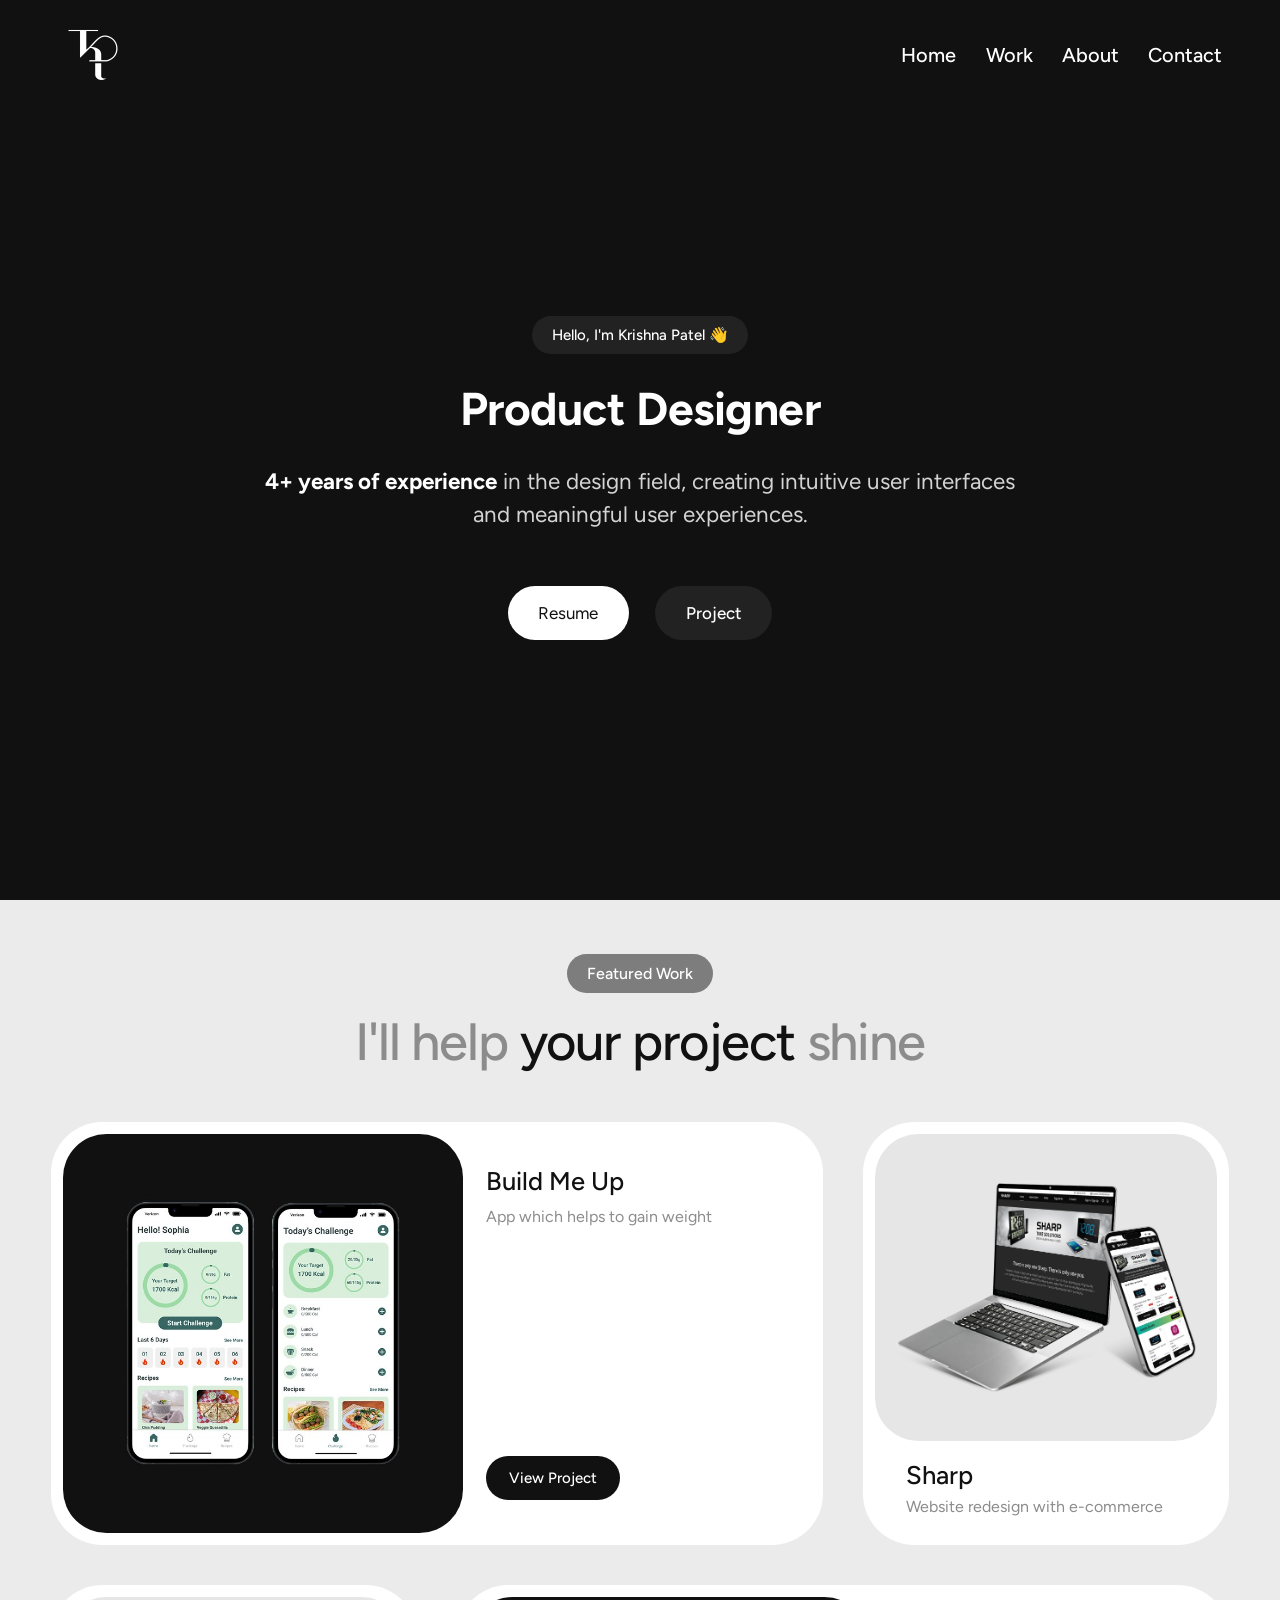
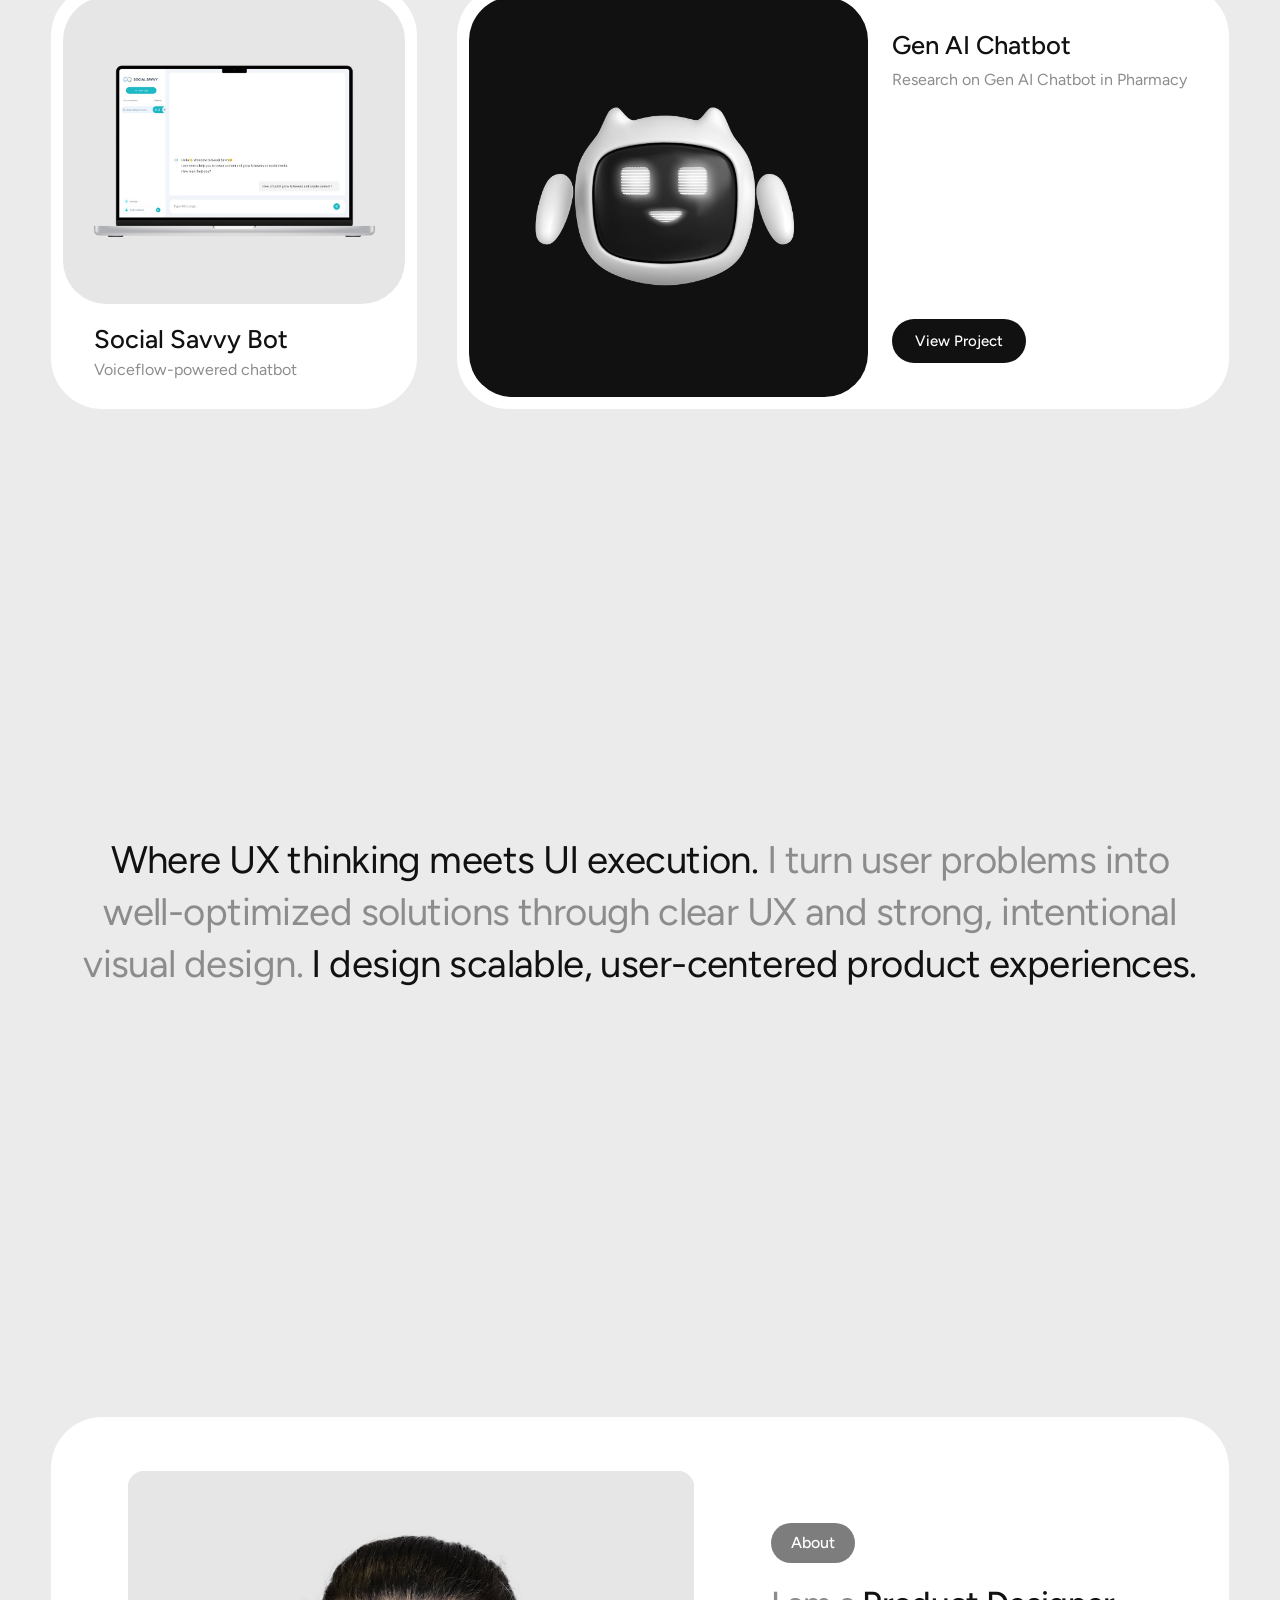
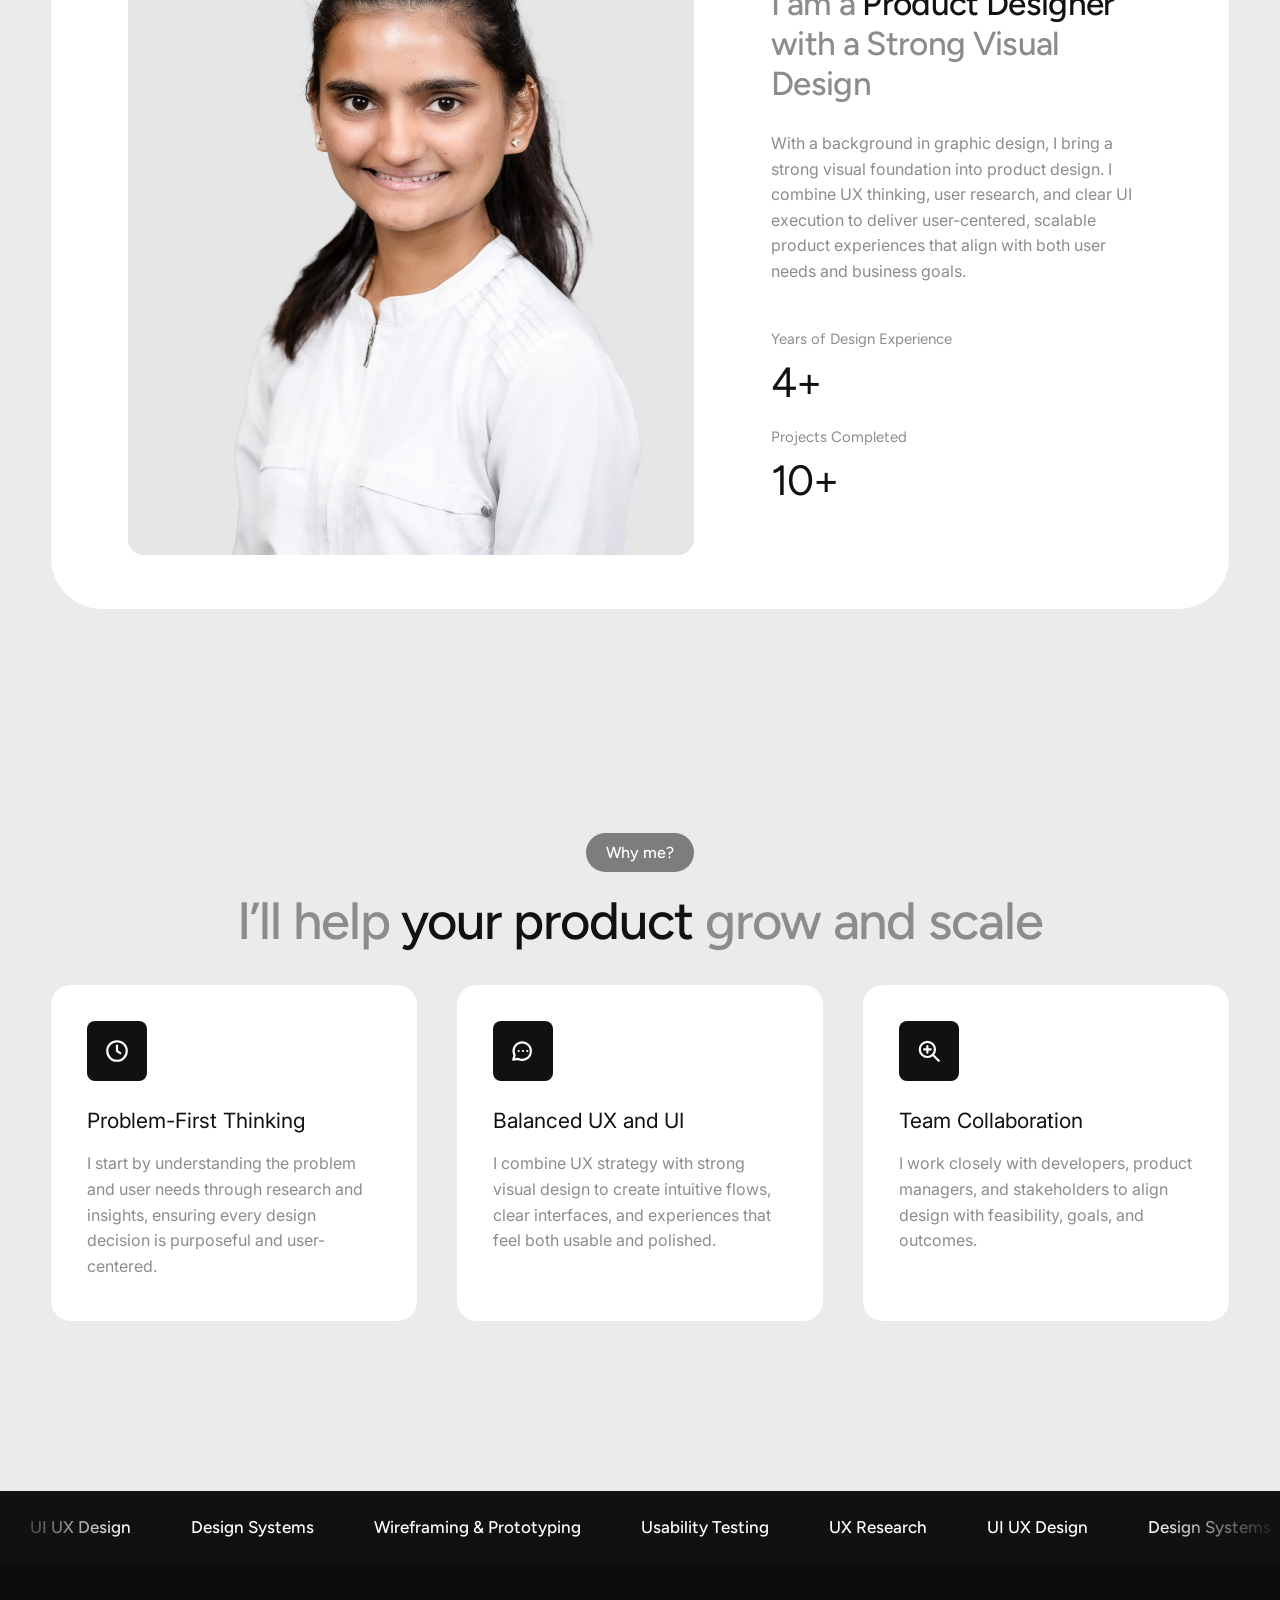
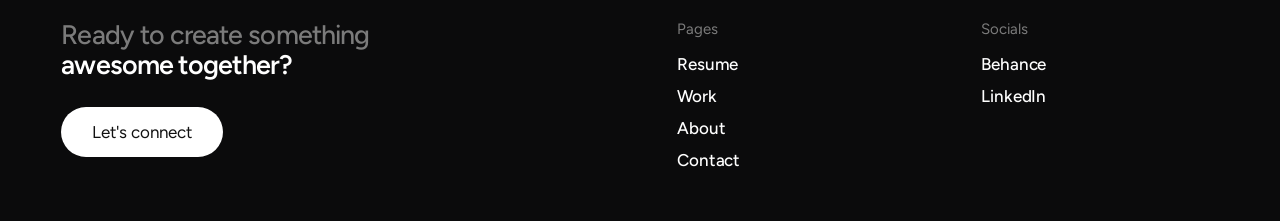
<file: index.html>
<!DOCTYPE html>
<html lang="en">
<head>
  <meta charset="UTF-8" />
  <meta name="viewport" content="width=device-width, initial-scale=1" />
  <title>Krishna Patel — Product Designer</title>
  <meta name="description" content="Krishna Patel, Product Designer." />
  <link rel="preconnect" href="https://fonts.googleapis.com" />
  <link rel="preconnect" href="https://fonts.gstatic.com" crossorigin />
  <link href="https://fonts.googleapis.com/css2?family=Figtree:wght@400;500;600;700&family=Inter:wght@400;500&display=swap" rel="stylesheet" />
  <link rel="stylesheet" href="styles.css" />
</head>
<body>

  <!--
    ASSET PLACEHOLDERS
    Every image sits inside a .media box that shows its placeholder label.
    Drop the real file at the path in the <img src> and it appears automatically.
    Links marked data-todo="..." still point to "#" and need the real URL.
  -->

  <!-- ============ HERO ============ -->
  <header class="hero fold" id="home">
    <nav class="nav">
      <a class="nav__logo media media--logo" href="#home" data-label="LOGO" aria-label="Krishna Patel — Home">
        <img src="assets/images/logo.png" alt="Krishna Patel logo" onerror="this.remove()" />
      </a>

      <button class="nav__toggle" aria-label="Open menu" aria-expanded="false" aria-controls="nav-links">
        <span></span><span></span>
      </button>

      <ul class="nav__links" id="nav-links">
        <li><a href="#home">Home</a></li>
        <li><a href="work.html">Work</a></li>
        <li><a href="about.html">About</a></li>
        <li><a href="contact.html">Contact</a></li>
      </ul>
    </nav>

    <div class="hero__content">
      <span class="pill pill--dark">Hello, I'm Krishna Patel 👋</span>
      <h1 class="hero__title">Product Designer</h1>
      <p class="hero__lede">
        <strong>4+ years of experience</strong> in the design field, creating
        intuitive user interfaces and meaningful user experiences.
      </p>
      <div class="hero__actions">
        <a class="btn btn--light" href="assets/Resume%20Pdf/Krishna_Patel_Product_Designer.pdf" target="_blank" rel="noopener">Resume</a>
        <a class="btn btn--dark" href="#work">Project</a>
      </div>
    </div>
  </header>

  <main class="content">

    <!-- ============ FEATURED WORK ============ -->
    <section class="section work" id="work">
      <div class="work__fold">
      <div class="section__head">
        <span class="pill">Featured Work</span>
        <h2 class="display">
          <span class="muted">I'll help</span> your project <span class="muted">shine</span>
        </h2>
      </div>

        <div class="work__grid">
        <!-- Build Me Up (wide) -->
        <article class="card card--wide">
          <div class="card__media media media--dark media--contain" data-label="PLACEHOLDER: build-me-up-cover.jpg">
            <img src="assets/images/build-me-up-cover.jpg" alt="Build Me Up app screens" onerror="this.remove()" />
          </div>
          <div class="card__body">
            <div>
              <h3 class="card__title">Build Me Up</h3>
              <p class="card__desc">App which helps to gain weight</p>
            </div>
            <a class="btn btn--black" href="#" data-todo="BUILD_ME_UP_CASE_STUDY_URL">View Project</a>
          </div>
        </article>

        <!-- Sharp (compact) -->
        <article class="card card--compact">
          <a class="card__link" href="#" data-todo="SHARP_CASE_STUDY_URL" aria-label="View Sharp project">
            <div class="card__media media media--light media--contain" data-label="PLACEHOLDER: sharp-cover.jpg">
              <img src="assets/images/sharp-cover.jpg" alt="Sharp website on laptop and phone" onerror="this.remove()" />
            </div>
            <div class="card__body">
              <h3 class="card__title">Sharp</h3>
              <p class="card__desc">Website redesign with e-commerce</p>
            </div>
          </a>
        </article>

        </div>
      </div>

      <div class="work__fold">
        <div class="work__grid">
        <!-- Social Savvy Bot (compact) -->
        <article class="card card--compact">
          <a class="card__link" href="#" data-todo="SOCIAL_SAVVY_CASE_STUDY_URL" aria-label="View Social Savvy Bot project">
            <div class="card__media media media--light media--contain" data-label="PLACEHOLDER: social-savvy-cover.jpg">
              <img src="assets/images/social-savvy-cover.jpg" alt="Social Savvy Bot on a laptop" onerror="this.remove()" />
            </div>
            <div class="card__body">
              <h3 class="card__title">Social Savvy Bot</h3>
              <p class="card__desc">Voiceflow-powered chatbot</p>
            </div>
          </a>
        </article>

        <!-- Gen AI Chatbot (wide) -->
        <article class="card card--wide">
          <div class="card__media media media--dark media--contain" data-label="PLACEHOLDER: gen-ai-chatbot-cover.jpg">
            <img src="assets/images/gen-ai-chatbot-cover.jpg" alt="Gen AI Chatbot robot illustration" onerror="this.remove()" />
          </div>
          <div class="card__body">
            <div>
              <h3 class="card__title">Gen AI Chatbot</h3>
              <p class="card__desc">Research on Gen AI Chatbot in Pharmacy</p>
            </div>
            <a class="btn btn--black" href="#" data-todo="GEN_AI_CHATBOT_CASE_STUDY_URL">View Project</a>
          </div>
        </article>
      </div>
      </div>
    </section>

    <!-- ============ STATEMENT ============ -->
    <section class="section statement fold">
      <p>
        Where UX thinking meets UI execution.
        <span class="muted">I turn user problems into well-optimized solutions through clear UX and strong, intentional visual design.</span>
        I&nbsp;design scalable, user-centered product experiences.
      </p>
    </section>

    <!-- ============ ABOUT ============ -->
    <section class="about fold" id="about">
      <div class="about__inner">
        <div class="about__portrait media media--light" data-label="PLACEHOLDER: krishna-portrait.jpg">
          <img src="assets/images/krishna-portrait.jpg" alt="Portrait of Krishna Patel" onerror="this.remove()" />
        </div>
        <div class="about__text">
          <span class="pill">About</span>
          <h2 class="about__title">
            <span class="muted">I am a</span> Product Designer <span class="muted">with a Strong Visual Design</span>
          </h2>
          <p class="about__body">
            With a background in graphic design, I bring a strong visual foundation into product design.
            I combine UX thinking, user research, and clear UI execution to deliver user-centered,
            scalable product experiences that align with both user needs and business goals.
          </p>
          <dl class="stats">
            <div class="stat">
              <dt>Years of Design Experience</dt>
              <dd>4+</dd>
            </div>
            <div class="stat">
              <dt>Projects Completed</dt>
              <dd>10+</dd>
            </div>
          </dl>
        </div>
      </div>
    </section>

    <!-- ============ WHY ME ============ -->
    <section class="section why fold">
      <div class="section__head">
        <span class="pill">Why me?</span>
        <h2 class="display">
          <span class="muted">I’ll help</span> your product <span class="muted">grow and scale</span>
        </h2>
      </div>

      <div class="why__grid">
        <article class="why-card">
          <div class="why-card__icon" aria-hidden="true">
            <svg viewBox="0 0 24 24"><circle cx="12" cy="12" r="9"/><path d="M12 7v5l3 2"/></svg>
          </div>
          <h3>Problem-First Thinking</h3>
          <p>I start by understanding the problem and user needs through research and insights, ensuring every design decision is purposeful and user-centered.</p>
        </article>
        <article class="why-card">
          <div class="why-card__icon" aria-hidden="true">
            <svg viewBox="0 0 24 24"><path d="M3 20l1.3-3.9A8 8 0 1 1 7.7 19.3L3 20z"/><path d="M8 12h.01M12 12h.01M16 12h.01"/></svg>
          </div>
          <h3>Balanced UX and UI</h3>
          <p>I combine UX strategy with strong visual design to create intuitive flows, clear interfaces, and experiences that feel both usable and polished.</p>
        </article>
        <article class="why-card">
          <div class="why-card__icon" aria-hidden="true">
            <svg viewBox="0 0 24 24"><circle cx="10.5" cy="10.5" r="7"/><path d="M21 21l-5.5-5.5M10.5 7.5v6M7.5 10.5h6"/></svg>
          </div>
          <h3>Team Collaboration</h3>
          <p>I work closely with developers, product managers, and stakeholders to align design with feasibility, goals, and outcomes.</p>
        </article>
      </div>

      <!-- ============ SKILLS STRIP ============ -->
      <div class="marquee" aria-label="Skills">
        <div class="marquee__track">
          <ul class="marquee__list">
            <li>UI UX Design</li>
            <li>Design Systems</li>
            <li>Wireframing &amp; Prototyping</li>
            <li>Usability Testing</li>
            <li>UX Research</li>
          </ul>
          <!-- duplicate for seamless loop -->
          <ul class="marquee__list" aria-hidden="true">
            <li>UI UX Design</li>
            <li>Design Systems</li>
            <li>Wireframing &amp; Prototyping</li>
            <li>Usability Testing</li>
            <li>UX Research</li>
          </ul>
        </div>
      </div>
    </section>

  </main>

  <!-- ============ FOOTER ============ -->
  <footer class="footer" id="contact">
    <div class="footer__inner">
      <div class="footer__cta">
        <h2>
          <span class="muted">Ready to create something</span><br />
          awesome together?
        </h2>
        <a class="btn btn--light" href="contact.html">Let's connect</a>
      </div>

      <div class="footer__cols">
        <div>
          <h3>Pages</h3>
          <ul>
            <li><a href="assets/Resume%20Pdf/Krishna_Patel_Product_Designer.pdf" target="_blank" rel="noopener">Resume</a></li>
            <li><a href="work.html">Work</a></li>
            <li><a href="about.html">About</a></li>
            <li><a href="contact.html">Contact</a></li>
          </ul>
        </div>
        <div>
          <h3>Socials</h3>
          <ul>
            <li><a href="https://www.behance.net/krishnapatel69" target="_blank" rel="noopener">Behance</a></li>
            <li><a href="https://www.linkedin.com/in/krishna-patel-7bb6b1213/" target="_blank" rel="noopener">LinkedIn</a></li>
          </ul>
        </div>
      </div>
    </div>
  </footer>

  <script src="script.js"></script>
</body>
</html>
</file>
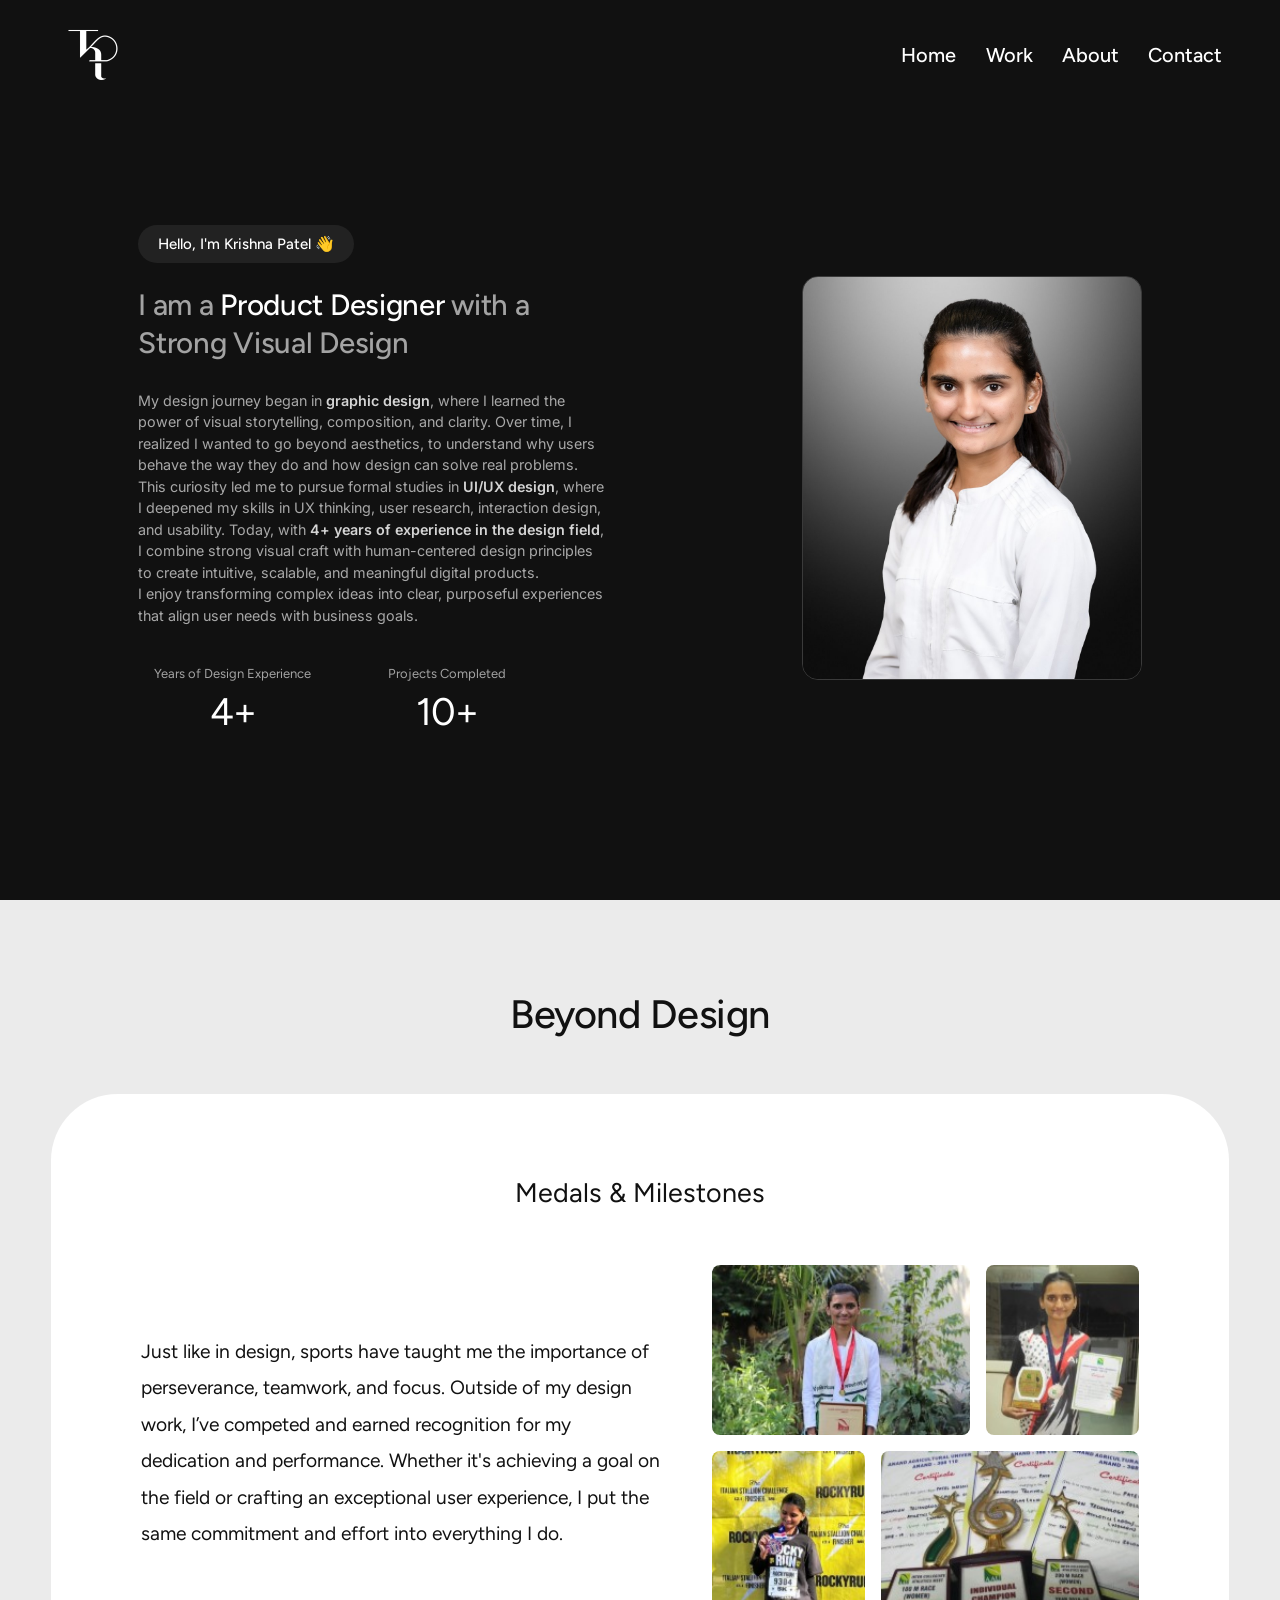
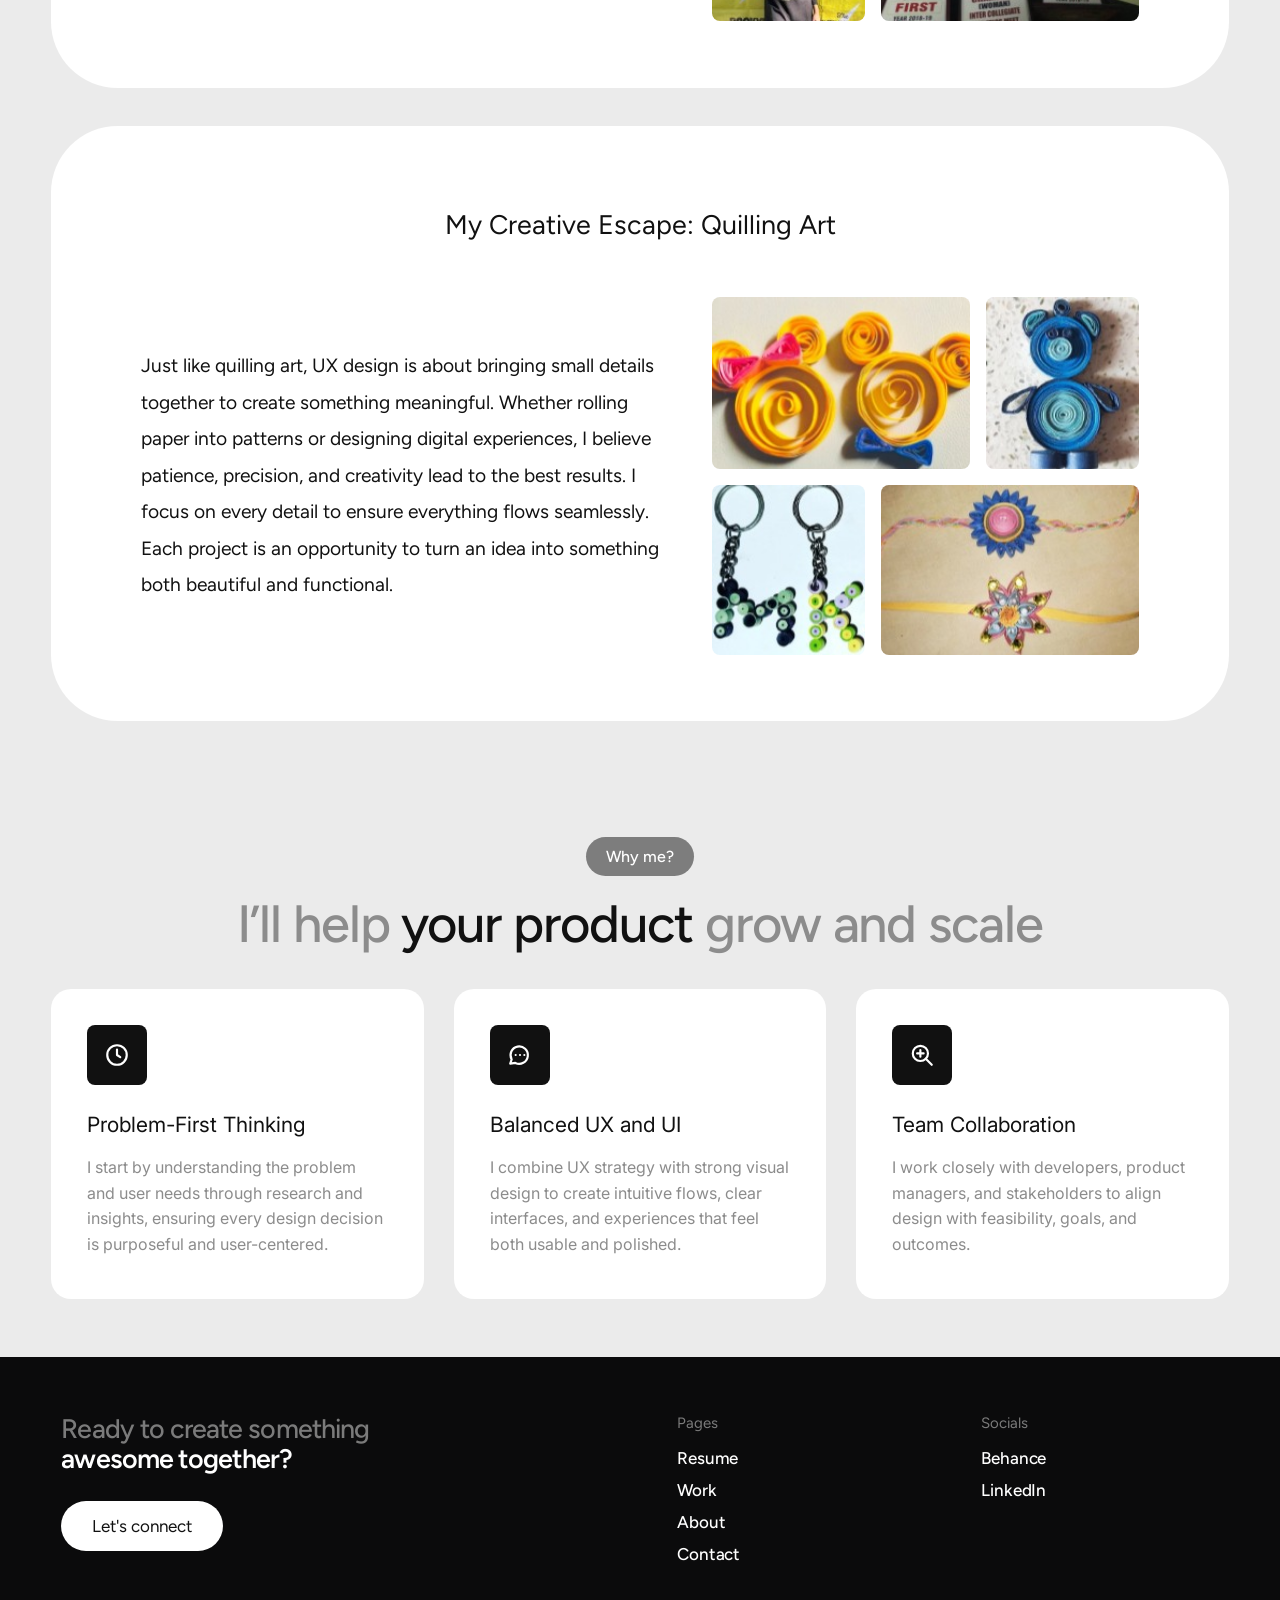
<file: about.html>
<!DOCTYPE html>
<html lang="en">
<head>
  <meta charset="UTF-8" />
  <meta name="viewport" content="width=device-width, initial-scale=1" />
  <title>About — Krishna Patel, Product Designer</title>
  <meta name="description" content="About Krishna Patel, Product Designer." />
  <link rel="preconnect" href="https://fonts.googleapis.com" />
  <link rel="preconnect" href="https://fonts.gstatic.com" crossorigin />
  <link href="https://fonts.googleapis.com/css2?family=Figtree:wght@400;500;600;700&family=Inter:wght@400;500;600&display=swap" rel="stylesheet" />
  <link rel="stylesheet" href="styles.css" />
</head>
<body>

  <!-- ============ HERO ============ -->
  <header class="hero fold">
    <nav class="nav">
      <a class="nav__logo media media--logo" href="index.html" data-label="LOGO" aria-label="Krishna Patel — Home">
        <img src="assets/images/logo.png" alt="Krishna Patel logo" onerror="this.remove()" />
      </a>

      <button class="nav__toggle" aria-label="Open menu" aria-expanded="false" aria-controls="nav-links">
        <span></span><span></span>
      </button>

      <ul class="nav__links" id="nav-links">
        <li><a href="index.html">Home</a></li>
        <li><a href="work.html">Work</a></li>
        <li><a href="about.html" aria-current="page">About</a></li>
        <li><a href="contact.html">Contact</a></li>
      </ul>
    </nav>

    <div class="intro">
      <div class="intro__text">
        <span class="pill pill--dark">Hello, I'm Krishna Patel 👋</span>
        <h1 class="intro__title">
          <span class="muted">I am a</span> Product Designer <span class="muted">with a Strong Visual Design</span>
        </h1>
        <div class="intro__body">
          <p>My design journey began in <strong>graphic design</strong>, where I learned the power of visual storytelling, composition, and clarity. Over time, I realized I wanted to go beyond aesthetics, to understand why users behave the way they do and how design can solve real problems.</p>
          <p>This curiosity led me to pursue formal studies in <strong>UI/UX design</strong>, where I deepened my skills in UX thinking, user research, interaction design, and usability. Today, with <strong>4+ years of experience in the design field</strong>, I combine strong visual craft with human-centered design principles to create intuitive, scalable, and meaningful digital products.</p>
          <p>I enjoy transforming complex ideas into clear, purposeful experiences that align user needs with business goals.</p>
        </div>
        <dl class="intro__stats">
          <div>
            <dt>Years of Design Experience</dt>
            <dd>4+</dd>
          </div>
          <div>
            <dt>Projects Completed</dt>
            <dd>10+</dd>
          </div>
        </dl>
      </div>

      <div class="intro__portrait media media--dark" data-label="PLACEHOLDER: krishna-portrait-dark.jpg">
        <img src="assets/images/krishna-portrait-dark.jpg" alt="Portrait of Krishna Patel" onerror="this.remove()" />
      </div>
    </div>
  </header>

  <main class="content">

    <!-- ============ BEYOND DESIGN ============ -->
    <section class="section beyond">
      <h2 class="beyond__title">Beyond Design</h2>

      <article class="beyond-card">
        <h3 class="beyond-card__title">Medals &amp; Milestones</h3>
        <div class="beyond-card__inner">
          <p class="beyond-card__text">
            Just like in design, sports have taught me the importance of perseverance, teamwork, and focus.
            Outside of my design work, I’ve competed and earned recognition for my dedication and performance.
            Whether it's achieving a goal on the field or crafting an exceptional user experience, I put the
            same commitment and effort into everything I do.
          </p>
          <div class="mosaic">
            <img src="assets/images/medal-1.jpg" alt="Krishna holding a medal and certificate" />
            <img src="assets/images/medal-2.jpg" alt="Krishna with a trophy, medal and certificate" />
            <img src="assets/images/medal-3.jpg" alt="Krishna at the Rocky Run finish line with a medal" />
            <img src="assets/images/medal-4.jpg" alt="Athletics trophies for first place, individual champion and second place" />
          </div>
        </div>
      </article>

      <article class="beyond-card">
        <h3 class="beyond-card__title">My Creative Escape: Quilling Art</h3>
        <div class="beyond-card__inner">
          <p class="beyond-card__text">
            Just like quilling art, UX design is about bringing small details together to create something
            meaningful. Whether rolling paper into patterns or designing digital experiences, I believe patience,
            precision, and creativity lead to the best results. I focus on every detail to ensure everything flows
            seamlessly. Each project is an opportunity to turn an idea into something both beautiful and functional.
          </p>
          <div class="mosaic">
            <img src="assets/images/quilling-1.jpg" alt="Quilled paper Minnie and Mickey Mouse" />
            <img src="assets/images/quilling-2.jpg" alt="Quilled paper blue teddy bear" />
            <img src="assets/images/quilling-3.jpg" alt="Quilled paper letter keychains" />
            <img src="assets/images/quilling-4.jpg" alt="Quilled paper flower rakhis" />
          </div>
        </div>
      </article>
    </section>

    <!-- ============ WHY ME ============ -->
    <section class="section why why--about">
      <div class="section__head">
        <span class="pill">Why me?</span>
        <h2 class="display">
          <span class="muted">I’ll help</span> your product <span class="muted">grow and scale</span>
        </h2>
      </div>

      <div class="why__grid">
        <article class="why-card">
          <div class="why-card__icon" aria-hidden="true">
            <svg viewBox="0 0 24 24"><circle cx="12" cy="12" r="9"/><path d="M12 7v5l3 2"/></svg>
          </div>
          <h3>Problem-First Thinking</h3>
          <p>I start by understanding the problem and user needs through research and insights, ensuring every design decision is purposeful and user-centered.</p>
        </article>
        <article class="why-card">
          <div class="why-card__icon" aria-hidden="true">
            <svg viewBox="0 0 24 24"><path d="M3 20l1.3-3.9A8 8 0 1 1 7.7 19.3L3 20z"/><path d="M8 12h.01M12 12h.01M16 12h.01"/></svg>
          </div>
          <h3>Balanced UX and UI</h3>
          <p>I combine UX strategy with strong visual design to create intuitive flows, clear interfaces, and experiences that feel both usable and polished.</p>
        </article>
        <article class="why-card">
          <div class="why-card__icon" aria-hidden="true">
            <svg viewBox="0 0 24 24"><circle cx="10.5" cy="10.5" r="7"/><path d="M21 21l-5.5-5.5M10.5 7.5v6M7.5 10.5h6"/></svg>
          </div>
          <h3>Team Collaboration</h3>
          <p>I work closely with developers, product managers, and stakeholders to align design with feasibility, goals, and outcomes.</p>
        </article>
      </div>
    </section>
  </main>

  <!-- ============ FOOTER ============ -->
  <footer class="footer" id="contact">
    <div class="footer__inner">
      <div class="footer__cta">
        <h2>
          <span class="muted">Ready to create something</span><br />
          awesome together?
        </h2>
        <a class="btn btn--light" href="contact.html">Let's connect</a>
      </div>

      <div class="footer__cols">
        <div>
          <h3>Pages</h3>
          <ul>
            <li><a href="assets/Resume%20Pdf/Krishna_Patel_Product_Designer.pdf" target="_blank" rel="noopener">Resume</a></li>
            <li><a href="work.html">Work</a></li>
            <li><a href="about.html">About</a></li>
            <li><a href="contact.html">Contact</a></li>
          </ul>
        </div>
        <div>
          <h3>Socials</h3>
          <ul>
            <li><a href="https://www.behance.net/krishnapatel69" target="_blank" rel="noopener">Behance</a></li>
            <li><a href="https://www.linkedin.com/in/krishna-patel-7bb6b1213/" target="_blank" rel="noopener">LinkedIn</a></li>
          </ul>
        </div>
      </div>
    </div>
  </footer>

  <script src="script.js"></script>
</body>
</html>
</file>
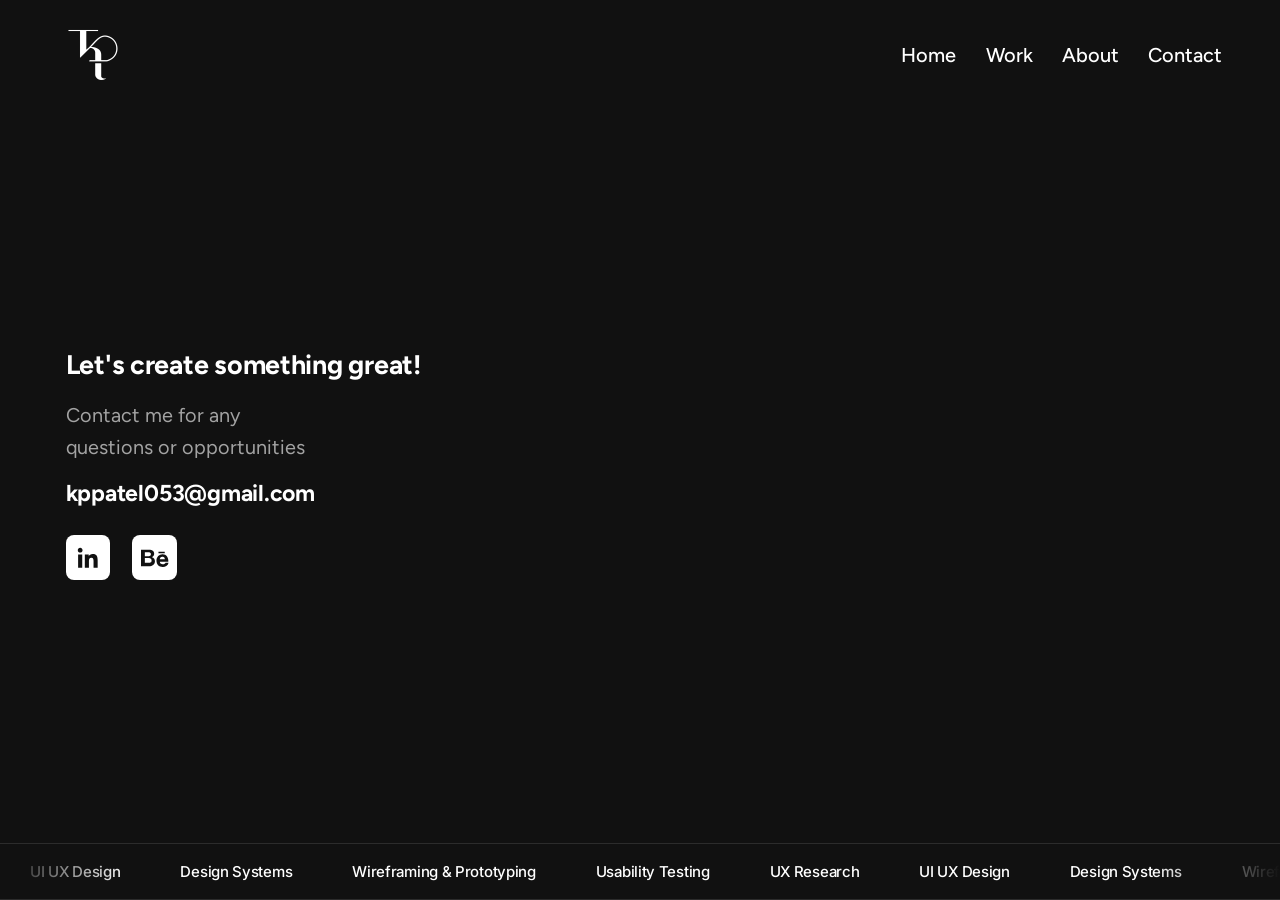
<file: contact.html>
<!DOCTYPE html>
<html lang="en">
<head>
  <meta charset="UTF-8" />
  <meta name="viewport" content="width=device-width, initial-scale=1" />
  <title>Contact — Krishna Patel, Product Designer</title>
  <meta name="description" content="Get in touch with Krishna Patel, Product Designer." />
  <link rel="preconnect" href="https://fonts.googleapis.com" />
  <link rel="preconnect" href="https://fonts.gstatic.com" crossorigin />
  <link href="https://fonts.googleapis.com/css2?family=Figtree:wght@400;500;600;700&family=Inter:wght@400;500&display=swap" rel="stylesheet" />
  <link rel="stylesheet" href="styles.css" />
</head>
<body class="page-contact">

  <header class="hero contact-hero">
    <nav class="nav">
      <a class="nav__logo media media--logo" href="index.html" data-label="LOGO" aria-label="Krishna Patel — Home">
        <img src="assets/images/logo.png" alt="Krishna Patel logo" onerror="this.remove()" />
      </a>

      <button class="nav__toggle" aria-label="Open menu" aria-expanded="false" aria-controls="nav-links">
        <span></span><span></span>
      </button>

      <ul class="nav__links" id="nav-links">
        <li><a href="index.html">Home</a></li>
        <li><a href="work.html">Work</a></li>
        <li><a href="about.html">About</a></li>
        <li><a href="contact.html" aria-current="page">Contact</a></li>
      </ul>
    </nav>

    <main class="contact">
      <h1 class="contact__title">Let's create something great!</h1>
      <p class="contact__lede">Contact me for any<br />questions or opportunities</p>
      <a class="contact__email" href="mailto:kppatel053@gmail.com">kppatel053@gmail.com</a>
      <ul class="contact__socials">
        <li>
          <a href="https://www.linkedin.com/in/krishna-patel-7bb6b1213/" target="_blank" rel="noopener" aria-label="LinkedIn">
            <svg viewBox="0 0 24 24" aria-hidden="true"><path d="M20.447 20.452h-3.554v-5.569c0-1.328-.027-3.037-1.852-3.037-1.853 0-2.136 1.445-2.136 2.939v5.667H9.351V9h3.414v1.561h.046c.477-.9 1.637-1.85 3.37-1.85 3.601 0 4.267 2.37 4.267 5.455v6.286zM5.337 7.433c-1.144 0-2.063-.926-2.063-2.065 0-1.138.92-2.063 2.063-2.063 1.14 0 2.064.925 2.064 2.063 0 1.139-.925 2.065-2.064 2.065zm1.782 13.019H3.555V9h3.564v11.452z"/></svg>
          </a>
        </li>
        <li>
          <a href="https://www.behance.net/krishnapatel69" target="_blank" rel="noopener" aria-label="Behance">
            <svg viewBox="0 0 24 24" aria-hidden="true"><path d="M16.969 16.927a2.561 2.561 0 0 0 1.901.677 2.501 2.501 0 0 0 1.531-.475c.362-.235.636-.584.779-.99h2.65a5.091 5.091 0 0 1-1.95 2.896 5.292 5.292 0 0 1-3.17.876 5.839 5.839 0 0 1-2.237-.427 4.735 4.735 0 0 1-1.701-1.198 5.209 5.209 0 0 1-1.025-1.719 6.384 6.384 0 0 1-.377-2.233 5.951 5.951 0 0 1 .377-2.15 5.096 5.096 0 0 1 2.791-2.936 5.12 5.12 0 0 1 2.06-.403 4.75 4.75 0 0 1 2.271.523 4.565 4.565 0 0 1 1.646 1.477 5.884 5.884 0 0 1 .908 2.069 7.488 7.488 0 0 1 .173 2.465H16.34c-.04.537.124 1.068.461 1.488l.168-.141zm3.169-5.331a2.004 2.004 0 0 0-1.584-.566 2.414 2.414 0 0 0-1.116.229 2.123 2.123 0 0 0-.712.578 2.071 2.071 0 0 0-.38.721 3.265 3.265 0 0 0-.13.692h4.405a2.882 2.882 0 0 0-.483-1.654zM7.015 5.039c.588-.006 1.175.054 1.75.181.497.104.968.303 1.389.588.393.272.705.648.904 1.083.225.509.335 1.063.321 1.621a2.95 2.95 0 0 1-.484 1.739 3.523 3.523 0 0 1-1.425 1.137 3.383 3.383 0 0 1 1.94 1.315c.444.684.669 1.488.643 2.303a4.03 4.03 0 0 1-.417 1.876 3.638 3.638 0 0 1-1.137 1.302 5.025 5.025 0 0 1-1.633.744 7.367 7.367 0 0 1-1.876.243H0V5.039h7.015zm-.408 5.483a2.278 2.278 0 0 0 1.397-.408 1.556 1.556 0 0 0 .54-1.315 1.677 1.677 0 0 0-.177-.83 1.362 1.362 0 0 0-.483-.505 2.05 2.05 0 0 0-.689-.25 4.465 4.465 0 0 0-.802-.067H3.33v3.375h3.277zm.181 5.761c.299.002.597-.027.889-.088.27-.056.526-.163.756-.316.224-.151.405-.355.528-.594.141-.304.207-.637.194-.972a1.953 1.953 0 0 0-.65-1.663 2.788 2.788 0 0 0-1.725-.495H3.33v4.128h3.458zm8.311-9.564h5.428v1.322h-5.428V6.719z"/></svg>
          </a>
        </li>
      </ul>
    </main>

    <!-- ============ SKILLS STRIP ============ -->
    <div class="marquee marquee--contact" aria-label="Skills">
      <div class="marquee__track">
        <ul class="marquee__list">
          <li>UI UX Design</li>
          <li>Design Systems</li>
          <li>Wireframing &amp; Prototyping</li>
          <li>Usability Testing</li>
          <li>UX Research</li>
        </ul>
        <!-- duplicate for seamless loop -->
        <ul class="marquee__list" aria-hidden="true">
          <li>UI UX Design</li>
          <li>Design Systems</li>
          <li>Wireframing &amp; Prototyping</li>
          <li>Usability Testing</li>
          <li>UX Research</li>
        </ul>
      </div>
    </div>
  </header>

  <script src="script.js"></script>
</body>
</html>
</file>
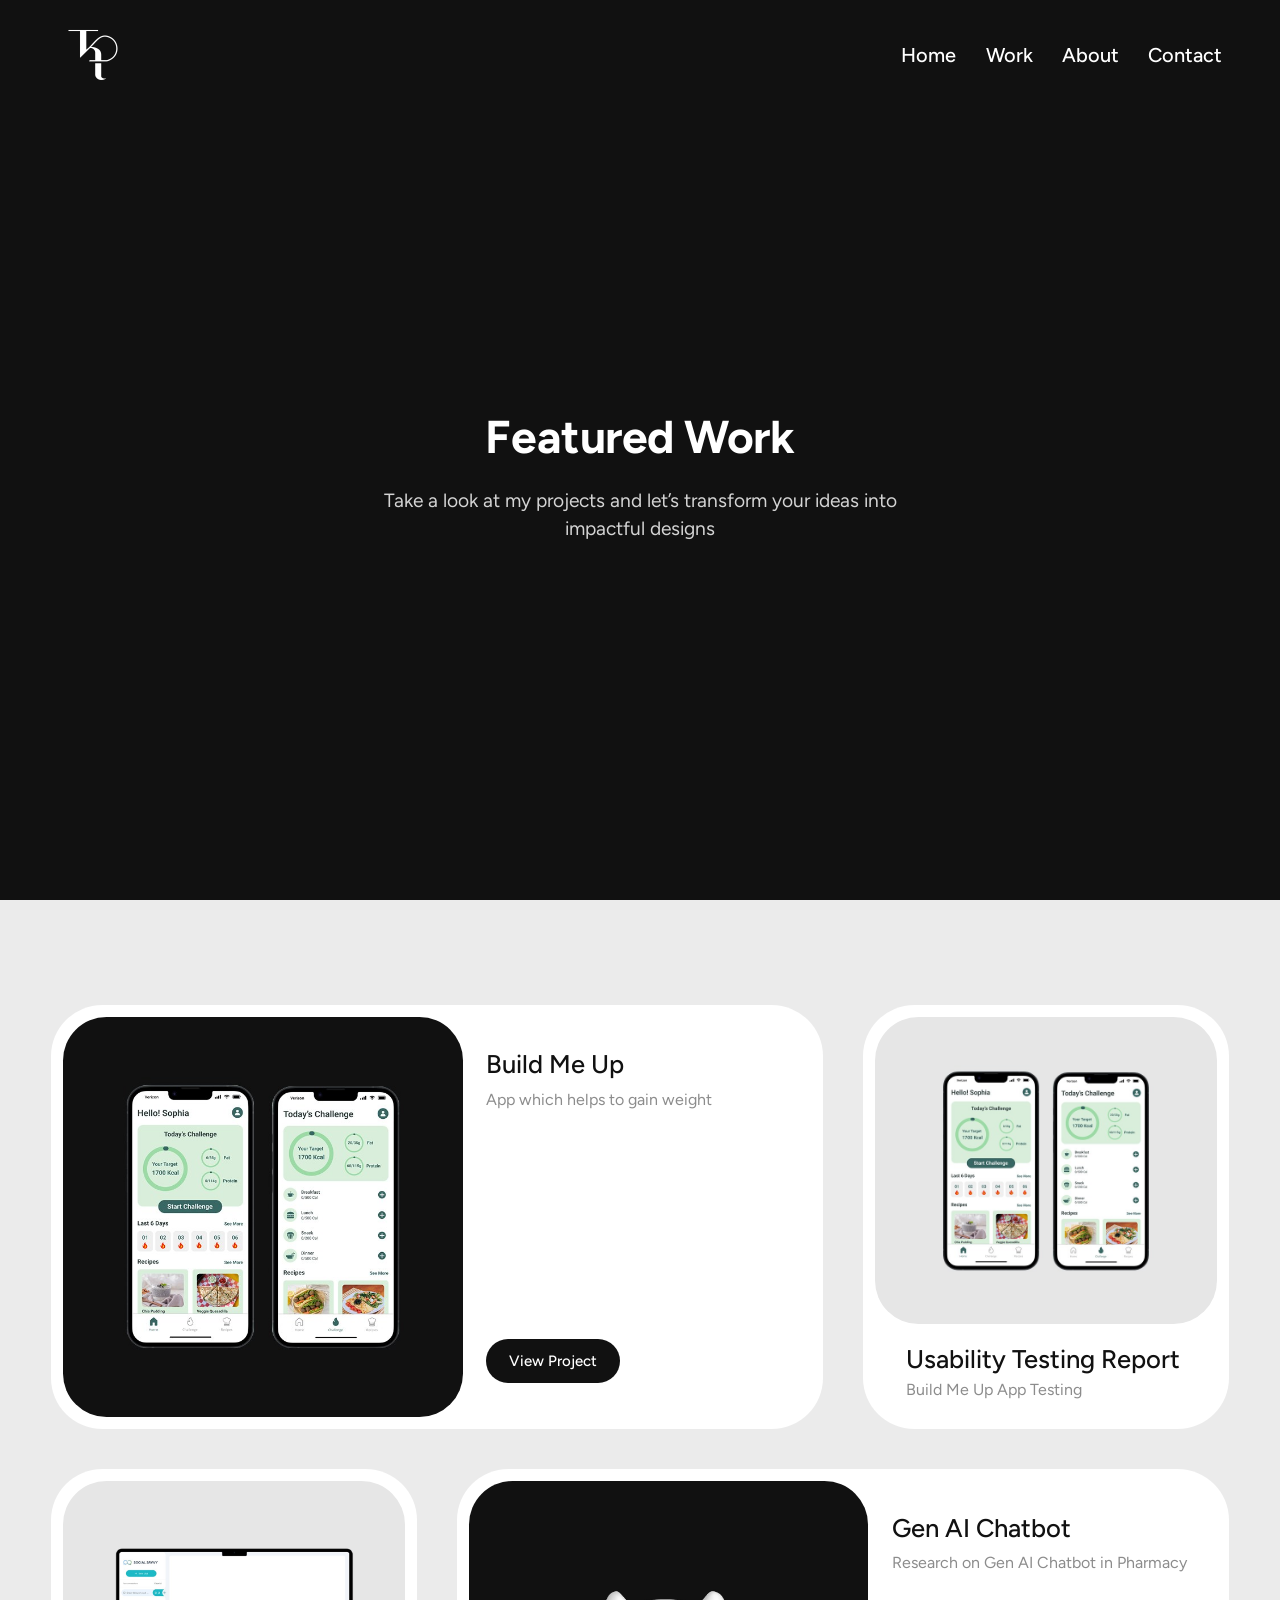
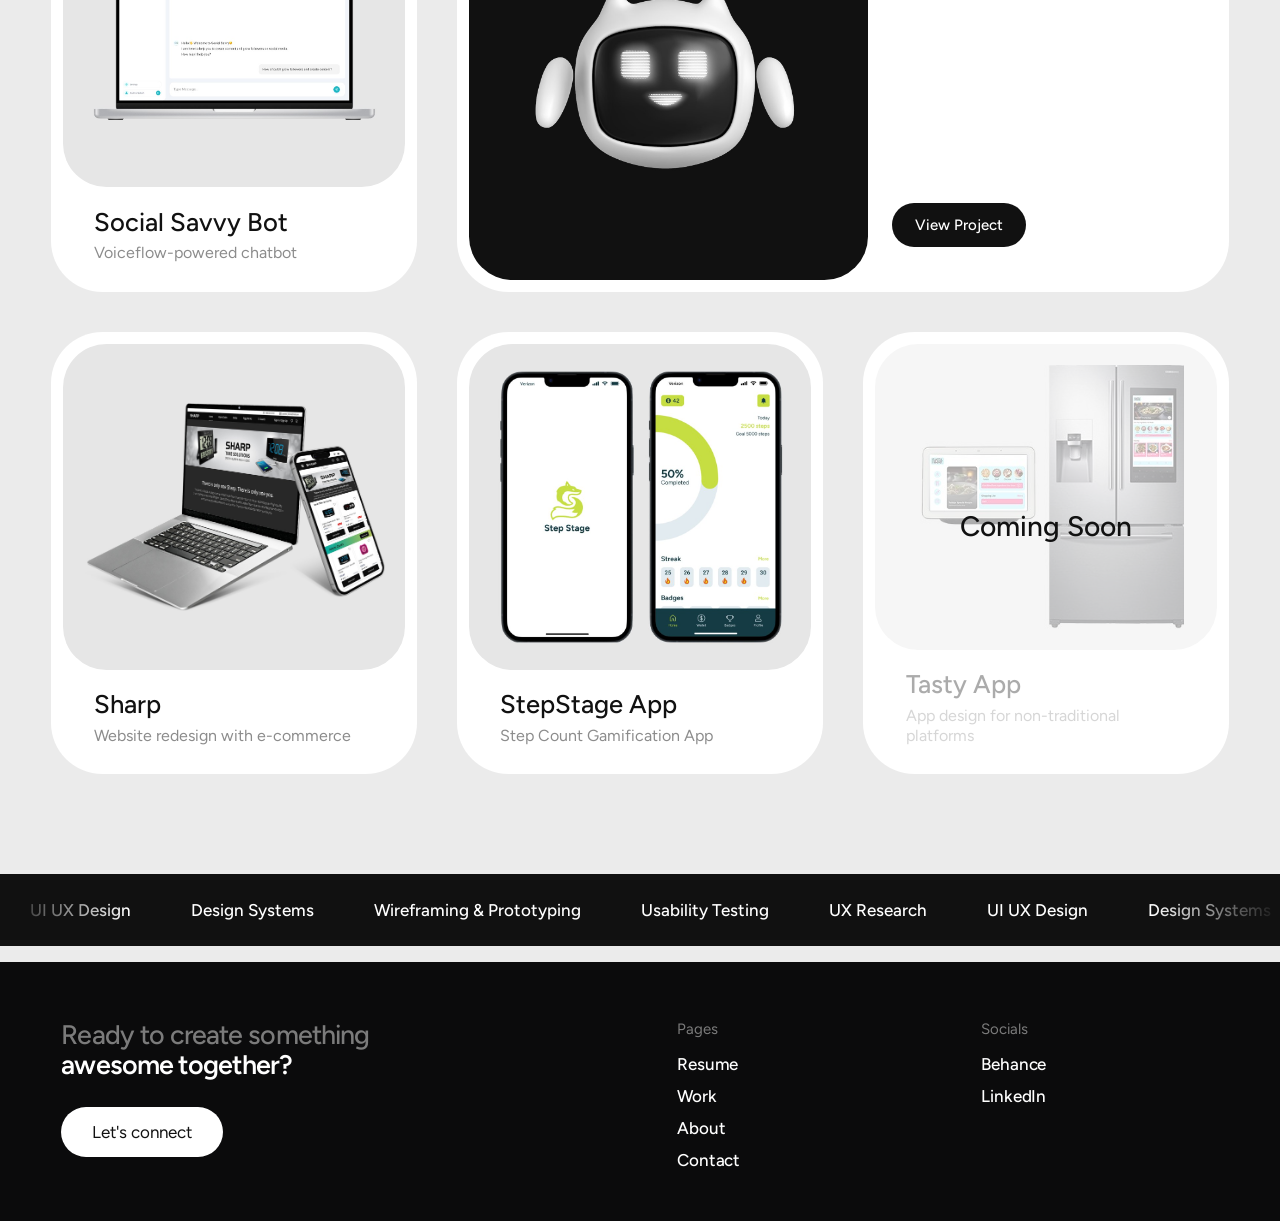
<file: work.html>
<!DOCTYPE html>
<html lang="en">
<head>
  <meta charset="UTF-8" />
  <meta name="viewport" content="width=device-width, initial-scale=1" />
  <title>Work — Krishna Patel, Product Designer</title>
  <meta name="description" content="Featured product design projects by Krishna Patel." />
  <link rel="preconnect" href="https://fonts.googleapis.com" />
  <link rel="preconnect" href="https://fonts.gstatic.com" crossorigin />
  <link href="https://fonts.googleapis.com/css2?family=Figtree:wght@400;500;600;700&family=Inter:wght@400;500&display=swap" rel="stylesheet" />
  <link rel="stylesheet" href="styles.css" />
</head>
<body>

  <!-- ============ HERO ============ -->
  <header class="hero fold">
    <nav class="nav">
      <a class="nav__logo media media--logo" href="index.html" data-label="LOGO" aria-label="Krishna Patel — Home">
        <img src="assets/images/logo.png" alt="Krishna Patel logo" onerror="this.remove()" />
      </a>

      <button class="nav__toggle" aria-label="Open menu" aria-expanded="false" aria-controls="nav-links">
        <span></span><span></span>
      </button>

      <ul class="nav__links" id="nav-links">
        <li><a href="index.html">Home</a></li>
        <li><a href="work.html" aria-current="page">Work</a></li>
        <li><a href="about.html">About</a></li>
        <li><a href="contact.html">Contact</a></li>
      </ul>
    </nav>

    <div class="hero__content">
      <h1 class="hero__title hero__title--page">Featured Work</h1>
      <p class="hero__lede hero__lede--page">
        Take a look at my projects and let’s transform your ideas into impactful designs
      </p>
    </div>
  </header>

  <main class="content">

    <!-- ============ PROJECTS ============ -->
    <section class="section work work--page" id="work" aria-label="Projects">

      <!-- Row 1: Build Me Up (wide) + Usability Testing Report -->
      <div class="work__fold">
        <div class="work__grid">
          <article class="card card--wide">
            <div class="card__media media media--dark media--contain" data-label="PLACEHOLDER: build-me-up-cover.jpg">
              <img src="assets/images/build-me-up-cover.jpg" alt="Build Me Up app screens" onerror="this.remove()" />
            </div>
            <div class="card__body">
              <div>
                <h2 class="card__title">Build Me Up</h2>
                <p class="card__desc">App which helps to gain weight</p>
              </div>
              <a class="btn btn--black" href="#" data-todo="BUILD_ME_UP_CASE_STUDY_URL">View Project</a>
            </div>
          </article>

          <article class="card card--compact">
            <a class="card__link" href="#" data-todo="USABILITY_TESTING_URL" aria-label="View Usability Testing Report">
              <div class="card__media media media--light media--contain" data-label="PLACEHOLDER: usability-testing-cover.jpg">
                <img src="assets/images/usability-testing-cover.jpg" alt="Build Me Up app screens used in usability testing" onerror="this.remove()" />
              </div>
              <div class="card__body">
                <h2 class="card__title">Usability Testing Report</h2>
                <p class="card__desc">Build Me Up App Testing</p>
              </div>
            </a>
          </article>
        </div>
      </div>

      <!-- Row 2: Social Savvy Bot + Gen AI Chatbot (wide) -->
      <div class="work__fold">
        <div class="work__grid">
          <article class="card card--compact">
            <a class="card__link" href="#" data-todo="SOCIAL_SAVVY_CASE_STUDY_URL" aria-label="View Social Savvy Bot project">
              <div class="card__media media media--light media--contain" data-label="PLACEHOLDER: social-savvy-cover.jpg">
                <img src="assets/images/social-savvy-cover.jpg" alt="Social Savvy Bot on a laptop" onerror="this.remove()" />
              </div>
              <div class="card__body">
                <h2 class="card__title">Social Savvy Bot</h2>
                <p class="card__desc">Voiceflow-powered chatbot</p>
              </div>
            </a>
          </article>

          <article class="card card--wide">
            <div class="card__media media media--dark media--contain" data-label="PLACEHOLDER: gen-ai-chatbot-cover.jpg">
              <img src="assets/images/gen-ai-chatbot-cover.jpg" alt="Gen AI Chatbot robot illustration" onerror="this.remove()" />
            </div>
            <div class="card__body">
              <div>
                <h2 class="card__title">Gen AI Chatbot</h2>
                <p class="card__desc">Research on Gen AI Chatbot in Pharmacy</p>
              </div>
              <a class="btn btn--black" href="#" data-todo="GEN_AI_CHATBOT_CASE_STUDY_URL">View Project</a>
            </div>
          </article>
        </div>
      </div>

      <!-- Row 3: three equal cards -->
      <div class="work__fold">
        <div class="work__grid work__grid--three">
          <article class="card card--compact">
            <a class="card__link" href="#" data-todo="SHARP_CASE_STUDY_URL" aria-label="View Sharp project">
              <div class="card__media media media--light media--contain" data-label="PLACEHOLDER: sharp-cover.jpg">
                <img src="assets/images/sharp-cover.jpg" alt="Sharp website on laptop and phone" onerror="this.remove()" />
              </div>
              <div class="card__body">
                <h2 class="card__title">Sharp</h2>
                <p class="card__desc">Website redesign with e-commerce</p>
              </div>
            </a>
          </article>

          <article class="card card--compact">
            <a class="card__link" href="#" data-todo="STEPSTAGE_CASE_STUDY_URL" aria-label="View StepStage App project">
              <div class="card__media media media--light media--contain" data-label="PLACEHOLDER: stepstage-cover.jpg">
                <img src="assets/images/stepstage-cover.jpg" alt="StepStage app screens" onerror="this.remove()" />
              </div>
              <div class="card__body">
                <h2 class="card__title">StepStage App</h2>
                <p class="card__desc">Step Count Gamification App</p>
              </div>
            </a>
          </article>

          <!-- Not clickable yet -->
          <article class="card card--compact card--soon">
            <div class="card__link">
              <div class="card__media media media--light media--contain" data-label="PLACEHOLDER: tasty-app-cover.jpg">
                <img src="assets/images/tasty-app-cover.jpg" alt="Tasty App screens on a tablet and smart fridge" onerror="this.remove()" />
              </div>
              <div class="card__body">
                <h2 class="card__title">Tasty App</h2>
                <p class="card__desc">App design for non-traditional platforms</p>
              </div>
            </div>
            <span class="card__soon">Coming Soon</span>
          </article>
        </div>
      </div>

      <!-- ============ SKILLS STRIP ============ -->
      <div class="marquee" aria-label="Skills">
        <div class="marquee__track">
          <ul class="marquee__list">
            <li>UI UX Design</li>
            <li>Design Systems</li>
            <li>Wireframing &amp; Prototyping</li>
            <li>Usability Testing</li>
            <li>UX Research</li>
          </ul>
          <!-- duplicate for seamless loop -->
          <ul class="marquee__list" aria-hidden="true">
            <li>UI UX Design</li>
            <li>Design Systems</li>
            <li>Wireframing &amp; Prototyping</li>
            <li>Usability Testing</li>
            <li>UX Research</li>
          </ul>
        </div>
      </div>
    </section>
  </main>

  <!-- ============ FOOTER ============ -->
  <footer class="footer" id="contact">
    <div class="footer__inner">
      <div class="footer__cta">
        <h2>
          <span class="muted">Ready to create something</span><br />
          awesome together?
        </h2>
        <a class="btn btn--light" href="contact.html">Let's connect</a>
      </div>

      <div class="footer__cols">
        <div>
          <h3>Pages</h3>
          <ul>
            <li><a href="assets/Resume%20Pdf/Krishna_Patel_Product_Designer.pdf" target="_blank" rel="noopener">Resume</a></li>
            <li><a href="work.html">Work</a></li>
            <li><a href="about.html">About</a></li>
            <li><a href="contact.html">Contact</a></li>
          </ul>
        </div>
        <div>
          <h3>Socials</h3>
          <ul>
            <li><a href="https://www.behance.net/krishnapatel69" target="_blank" rel="noopener">Behance</a></li>
            <li><a href="https://www.linkedin.com/in/krishna-patel-7bb6b1213/" target="_blank" rel="noopener">LinkedIn</a></li>
          </ul>
        </div>
      </div>
    </div>
  </footer>

  <script src="script.js"></script>
</body>
</html>
</file>
<file: styles.css>
/* =========================================================
   Krishna Patel — Portfolio homepage
   ========================================================= */

:root {
  --black: #111111;
  --black-deep: #0b0b0c;
  --surface-dark: #222222;
  --page: #ebebeb;
  --white: #ffffff;
  --ink: #111111;
  --muted: #8c8c8c;
  --muted-on-dark: #7b7b7b;
  --pill: #7d7d7d;
  --placeholder-light: #e6e6e6;

  --font-display: "Figtree", system-ui, -apple-system, "Segoe UI", sans-serif;
  --font-body: "Inter", system-ui, -apple-system, "Segoe UI", sans-serif;

  --container: 1640px;
  --gutter: clamp(16px, 4vw, 70px);
  --radius-card: clamp(32px, 4vw, 64px);
  --radius-media: clamp(24px, 3.4vw, 54px);
}

*,
*::before,
*::after { box-sizing: border-box; }

html { scroll-behavior: smooth; }

body {
  margin: 0;
  background: var(--page);
  color: var(--ink);
  font-family: var(--font-display);
  -webkit-font-smoothing: antialiased;
  -moz-osx-font-smoothing: grayscale;
  overflow-x: hidden;
}

img { display: block; max-width: 100%; }
a { color: inherit; text-decoration: none; }
ul { list-style: none; margin: 0; padding: 0; }
h1, h2, h3, p, dl, dd { margin: 0; }

.muted { color: var(--muted); }


/* ---------- Placeholder media ----------
   Shows data-label until a real <img> loads over it. */
.media {
  position: relative;
  overflow: hidden;
  display: grid;
  place-items: center;
}
.media::before {
  content: attr(data-label);
  padding: 12px 16px;
  font: 500 13px/1.4 var(--font-body);
  letter-spacing: 0.04em;
  text-align: center;
  border: 1px dashed currentColor;
  border-radius: 8px;
  opacity: 0.6;
}
.media > img {
  position: absolute;
  inset: 0;
  width: 100%;
  height: 100%;
  object-fit: cover;
}
.media--dark  { background: var(--black); color: #9a9a9a; }
.media--light { background: var(--placeholder-light); color: #777; }
/* cut-out product shots: show the whole image, never crop it */
.media--contain > img { object-fit: contain; padding: 6%; }
/* hide the placeholder label once a real image has loaded */
.media:has(> img)::before { content: none; }

/* ---------- Shared components ---------- */
.pill {
  display: inline-block;
  padding: 10px 20px;
  border-radius: 999px;
  background: var(--pill);
  color: var(--white);
  font-size: clamp(16px, 1.2vw, 20px);
  font-weight: 500;
  line-height: 1.2;
}
.pill--dark {
  background: var(--surface-dark);
  font-size: clamp(15px, 1.1vw, 19px);
}

.btn {
  display: inline-flex;
  align-items: center;
  justify-content: center;
  height: clamp(54px, 4vw, 70px);
  padding: 0 clamp(28px, 2.4vw, 40px);
  border-radius: 999px;
  font-size: clamp(17px, 1.25vw, 22px);
  font-weight: 500;
  white-space: nowrap;
  transition: transform 0.2s ease, background-color 0.2s ease, opacity 0.2s ease;
}
.btn:hover { transform: translateY(-2px); }
.btn--light { background: var(--white); color: var(--ink); font-weight: 400; }
.btn--dark  { background: var(--surface-dark); color: var(--white); }
.btn--black { background: var(--black); color: var(--white); }
.btn--black:hover { background: #2a2a2a; }

.section { padding-inline: var(--gutter); }
.section__head {
  display: flex;
  flex-direction: column;
  align-items: center;
  gap: clamp(20px, 2.4vw, 36px);
  text-align: center;
}
.display {
  font-size: clamp(34px, 4.1vw, 66px);
  font-weight: 500;
  line-height: 1.1;
  letter-spacing: -0.02em;
}

/* ---------- Hero ---------- */
.hero {
  background: var(--black);
  color: var(--white);
  min-height: min(100vh, 840px);
  display: flex;
  flex-direction: column;
}

.nav {
  position: relative;
  display: flex;
  align-items: center;
  justify-content: space-between;
  padding: 20px clamp(16px, 4.5vw, 78px);
  width: 100%;
  max-width: calc(var(--container) + 2 * clamp(16px, 4.5vw, 78px));
  margin-inline: auto;
}
.nav__logo {
  width: 70px;
  height: 70px;
  color: #888;
}
.media--logo { background: transparent; }
.media--logo::before { padding: 6px; font-size: 11px; border-radius: 6px; }
.media--logo > img { object-fit: contain; }

.nav__links {
  display: flex;
  gap: clamp(24px, 2.3vw, 40px);
  font-size: clamp(20px, 1.5vw, 25px);
  font-weight: 500;
}
.nav__links a { transition: opacity 0.2s ease; }
.nav__links a:hover { opacity: 0.6; }

.nav__toggle {
  display: none;
  width: 44px;
  height: 44px;
  padding: 0;
  border: 0;
  background: transparent;
  cursor: pointer;
  position: relative;
}
.nav__toggle span {
  position: absolute;
  left: 10px;
  right: 10px;
  height: 2px;
  background: var(--white);
  transition: transform 0.25s ease;
}
.nav__toggle span:first-child { top: 17px; }
.nav__toggle span:last-child  { top: 25px; }
.nav.is-open .nav__toggle span:first-child { transform: translateY(4px) rotate(45deg); }
.nav.is-open .nav__toggle span:last-child  { transform: translateY(-4px) rotate(-45deg); }

.hero__content {
  flex: 1;
  display: flex;
  flex-direction: column;
  align-items: center;
  justify-content: center;
  text-align: center;
  padding: 60px 16px 120px;
}
.hero__title {
  margin-top: 30px;
  font-size: clamp(40px, 3.6vw, 62px);
  font-weight: 700;
  letter-spacing: -0.01em;
  line-height: 1.1;
}
.hero__lede {
  max-width: 780px;
  margin-top: 30px;
  font-size: clamp(19px, 1.75vw, 30px);
  line-height: 1.5;
  color: #d4d4d4;
}
.hero__lede strong { color: var(--white); font-weight: 700; }
.hero__actions {
  display: flex;
  flex-wrap: wrap;
  justify-content: center;
  gap: 26px;
  margin-top: 54px;
}

/* ---------- Featured work ---------- */
.work { padding-top: clamp(64px, 8vw, 120px); }

.work__grid {
  display: grid;
  /* 3 equal columns; wide cards span 2. Each grid holds one row of 2 projects. */
  grid-template-columns: repeat(3, minmax(0, 1fr));
  gap: 40px;
  max-width: var(--container);
  margin: clamp(40px, 4vw, 64px) auto 0;
}
.work__grid .card--wide { grid-column: span 2; }
.work__fold + .work__fold .work__grid { margin-top: 40px; }

.card {
  background: var(--white);
  border-radius: var(--radius-card);
  padding: 12px;
  transition: transform 0.3s ease, box-shadow 0.3s ease;
}
.card:hover {
  transform: translateY(-4px);
  box-shadow: 0 20px 40px -24px rgba(0, 0, 0, 0.25);
}
.card__media { border-radius: var(--radius-media); }
.card__title {
  font-size: clamp(24px, 2vw, 36px);
  font-weight: 500;
  line-height: 1.15;
}
.card__desc {
  margin-top: 10px;
  font-size: clamp(16px, 1.25vw, 21px);
  line-height: 1.25;
  color: var(--muted);
}

/* wide card: media left, text right */
.card--wide {
  display: grid;
  grid-template-columns: minmax(0, 582fr) minmax(0, 474fr);
  gap: clamp(20px, 1.8vw, 30px);
}
.card--wide .card__media { aspect-ratio: 1 / 1; }
.card--wide .card__body {
  display: flex;
  flex-direction: column;
  justify-content: space-between;
  gap: 24px;
  padding: clamp(20px, 2.6vw, 48px) 24px clamp(20px, 2.6vw, 48px) 0;
}
.card--wide .btn {
  align-self: flex-start;
  height: clamp(44px, 3.2vw, 54px);
  padding-inline: clamp(22px, 1.8vw, 30px);
  font-size: clamp(15px, 1.05vw, 18px);
}

/* compact card: media top, text bottom */
.card--compact .card__link {
  display: flex;
  flex-direction: column;
  height: 100%;
}
/* height follows the wide card beside it */
.card--compact .card__media { flex: 1; min-height: 200px; }
.card--compact .card__body { padding: clamp(16px, 1.6vw, 24px) clamp(20px, 2.4vw, 40px) clamp(14px, 1.3vw, 20px); }
.card--compact .card__desc { margin-top: 6px; }

/* ---------- Work page ---------- */
.hero__title--page { margin-top: 0; }
.hero__lede--page {
  max-width: 560px;
  margin-top: 24px;
  font-size: clamp(18px, 1.5vw, 24px);
}

/* row of three equal cards */
.work__grid--three .card--compact .card__media { aspect-ratio: 495 / 443; }

/* project that isn't ready yet: faded, not clickable */
.card--soon { position: relative; }
.card--soon:hover { transform: none; box-shadow: none; }
.card--soon .card__link { opacity: 0.35; }
.card--soon .media::before { content: none; }

/* thin strip of page colour between the skills strip and the footer */
.work.work--page { padding-bottom: 16px; }
.card__soon {
  position: absolute;
  left: 0;
  right: 0;
  top: 40%;
  text-align: center;
  font-size: clamp(24px, 2.2vw, 34px);
  font-weight: 500;
  pointer-events: none;
}

/* ---------- Statement ---------- */
.statement {
  padding-block: clamp(72px, 11vw, 200px);
}
.statement p {
  max-width: 1180px;
  margin: 0 auto;
  text-align: center;
  font-size: clamp(26px, 3vw, 52px);
  line-height: 1.35;
  font-weight: 400;
  letter-spacing: -0.015em;
  text-wrap: balance;
}

/* ---------- About ---------- */
.about { padding-inline: var(--gutter); }
.about__inner {
  max-width: var(--container);
  margin: 0 auto;
  background: var(--white);
  border-radius: var(--radius-card);
  padding: clamp(24px, 7.3vw, 126px) clamp(24px, 7.3vw, 120px);
  display: grid;
  grid-template-columns: minmax(0, 600fr) minmax(0, 680fr);
  gap: clamp(40px, 7vw, 120px);
  align-items: center;
}
.about__portrait {
  aspect-ratio: 600 / 725;
  border-radius: 16px;
}
.about__portrait > img { object-position: center top; }
.about__title {
  margin-top: 26px;
  font-size: clamp(30px, 2.7vw, 46px);
  font-weight: 500;
  line-height: 1.2;
  letter-spacing: -0.02em;
}
.about__body {
  margin-top: 40px;
  font-family: var(--font-body);
  font-size: clamp(16px, 1.15vw, 19px);
  line-height: 1.6;
  color: var(--muted);
}
.stats {
  display: flex;
  flex-wrap: wrap;
  gap: 24px 84px;
  margin-top: 64px;
}
.stat dt {
  font-size: clamp(15px, 1.05vw, 18px);
  color: var(--muted);
}
.stat dd {
  margin-top: 14px;
  font-size: clamp(40px, 3.3vw, 56px);
  font-weight: 400;
  line-height: 1;
  letter-spacing: -0.02em;
}

/* ---------- Why me ---------- */
.why { padding-block: clamp(72px, 11vw, 200px) 0; }
.why__grid {
  display: grid;
  grid-template-columns: repeat(3, minmax(0, 1fr));
  gap: 40px;
  max-width: 1400px;
  margin: clamp(32px, 2.8vw, 44px) auto 0;
}
.why-card {
  background: var(--white);
  border-radius: 20px;
  padding: 40px 40px 52px;
}
.why-card__icon {
  display: grid;
  place-items: center;
  width: 60px;
  height: 60px;
  border-radius: 8px;
  background: var(--black);
}
.why-card__icon svg {
  width: 26px;
  height: 26px;
  fill: none;
  stroke: var(--white);
  stroke-width: 2;
  stroke-linecap: round;
  stroke-linejoin: round;
}
.why-card h3 {
  margin-top: 36px;
  font-family: var(--font-body);
  font-size: clamp(21px, 1.5vw, 25px);
  font-weight: 400;
}
.why-card p {
  margin-top: 24px;
  font-family: var(--font-body);
  font-size: clamp(16px, 1.15vw, 19px);
  line-height: 1.6;
  color: var(--muted);
}

/* ---------- Skills marquee ---------- */
.marquee {
  background: var(--black);
  color: var(--white);
  overflow: hidden;
  padding-block: 26px;
  margin: clamp(64px, 8vw, 100px) calc(-1 * var(--gutter)) 0;
  position: relative;
}
/* dark shadow on both edges: the words fade into the black strip */
.marquee::before,
.marquee::after {
  content: "";
  position: absolute;
  top: 0;
  bottom: 0;
  width: clamp(60px, 10vw, 180px);
  z-index: 1;
  pointer-events: none;
}
.marquee::before { left: 0;  background: linear-gradient(to right, var(--black), transparent); }
.marquee::after  { right: 0; background: linear-gradient(to left,  var(--black), transparent); }
.marquee__track {
  display: flex;
  width: max-content;
  animation: marquee 30s linear infinite;
}
.marquee:hover .marquee__track { animation-play-state: paused; }
.marquee__list {
  display: flex;
  flex-shrink: 0;
}
.marquee__list li {
  padding-inline: 30px;
  font-size: clamp(17px, 1.25vw, 21px);
  font-weight: 500;
  white-space: nowrap;
}
@keyframes marquee {
  to { transform: translateX(-50%); }
}

/* ---------- Footer ---------- */
.footer {
  background: var(--black-deep);
  color: var(--white);
  padding: clamp(44px, 4.5vw, 72px) clamp(16px, 4.8vw, 85px) clamp(40px, 4vw, 64px);
}
.footer__inner {
  display: grid;
  grid-template-columns: minmax(0, 850fr) minmax(0, 390fr) minmax(0, 350fr);
  gap: 40px;
  max-width: var(--container);
  margin: 0 auto;
}
.footer__cta h2 {
  font-size: clamp(26px, 2.1vw, 36px);
  font-weight: 600;
  line-height: 1.1;
  letter-spacing: -0.035em;
}
.footer__cta .muted { color: var(--muted-on-dark); font-weight: 500; }
.footer__cta .btn { margin-top: 28px; height: 50px; font-size: 17px; }

.footer__cols { display: contents; }
.footer__cols h3 {
  font-size: 15px;
  font-weight: 400;
  color: var(--muted-on-dark);
}
.footer__cols ul {
  display: flex;
  flex-direction: column;
  gap: 12px;
  margin-top: 16px;
}
.footer__cols a {
  font-size: clamp(17px, 1.3vw, 21px);
  font-weight: 500;
  letter-spacing: -0.01em;
  transition: opacity 0.2s ease;
}
.footer__cols a:hover { opacity: 0.6; }

/* ---------- About page ---------- */
.intro {
  flex: 1;
  display: grid;
  grid-template-columns: minmax(0, 1fr) minmax(0, 0.72fr);
  align-items: center;
  gap: clamp(48px, 15vw, 280px);
  width: 100%;
  max-width: calc(var(--container) + 400px);
  margin: 0 auto;
  padding: 40px clamp(16px, 10.8vw, 200px) 100px;
}
.intro__title {
  margin-top: clamp(20px, 2.2vw, 36px);
  font-size: clamp(28px, 2.3vw, 42px);
  font-weight: 500;
  line-height: 1.3;
  letter-spacing: -0.01em;
}
.intro__title .muted { color: #a3a3a3; }
.intro__body {
  margin-top: clamp(24px, 2.6vw, 44px);
  font-family: var(--font-body);
  font-size: clamp(15px, 1.12vw, 19px);
  line-height: 1.5;
  color: #a8a8a8;
}
.intro__body strong { color: #d4d4d4; font-weight: 600; }
.intro__stats {
  display: flex;
  flex-wrap: wrap;
  gap: 24px clamp(48px, 6vw, 100px);
  margin-top: clamp(32px, 3.8vw, 64px);
  padding-left: 16px;
  text-align: center;
}
.intro__stats dt {
  font-size: clamp(13px, 0.98vw, 16px);
  color: #a3a3a3;
}
.intro__stats dd {
  margin-top: 12px;
  font-size: clamp(36px, 3vw, 52px);
  line-height: 1;
  letter-spacing: -0.02em;
}
.intro__portrait {
  aspect-ratio: 352 / 418;
  border-radius: 16px;
  border: 1px solid #3a3a3a;
}
.intro__portrait > img { object-position: center top; }

.beyond { padding-block: clamp(56px, 7vw, 120px) clamp(72px, 9vw, 160px); }
.beyond__title {
  text-align: center;
  font-size: clamp(32px, 3.1vw, 54px);
  font-weight: 500;
  letter-spacing: -0.01em;
}
.beyond-card {
  max-width: 1400px;
  margin: clamp(40px, 4.4vw, 72px) auto 0;
  background: var(--white);
  border-radius: clamp(32px, 5.2vw, 90px);
  padding: clamp(32px, 6.4vw, 110px) clamp(24px, 7vw, 120px) clamp(40px, 5.2vw, 90px);
}
.beyond-card + .beyond-card { margin-top: clamp(24px, 3vw, 48px); }
.beyond-card__title {
  text-align: center;
  font-size: clamp(24px, 2.1vw, 36px);
  font-weight: 400;
}
.beyond-card__inner {
  display: grid;
  grid-template-columns: minmax(0, 514fr) minmax(0, 422fr);
  align-items: center;
  gap: clamp(32px, 4vw, 72px);
  margin-top: clamp(32px, 4.4vw, 72px);
}
.beyond-card__text {
  font-size: clamp(17px, 1.5vw, 25px);
  line-height: 1.9;
}
/* 2 x 2 photo grid: wide + narrow on top, narrow + wide below */
.mosaic {
  display: grid;
  grid-template-columns: 151fr 88fr 151fr;
  grid-template-rows: 1fr 1fr;
  gap: 16px;
  aspect-ratio: 422 / 350;
}
.mosaic img {
  width: 100%;
  height: 100%;
  object-fit: cover;
  border-radius: 8px;
}
.mosaic img:nth-child(1) { grid-column: 1 / 3; }
.mosaic img:nth-child(4) { grid-column: 2 / 4; }

.why--about { padding-block: 0 clamp(56px, 4.5vw, 80px); }
.why--about .why__grid { max-width: 1240px; gap: clamp(20px, 2.3vw, 40px); }

/* ---------- Contact page ---------- */
.hero.contact-hero { min-height: 100vh; }
@supports (height: 100svh) { .hero.contact-hero { min-height: 100svh; } }
.contact {
  flex: 1;
  display: flex;
  flex-direction: column;
  justify-content: center;
  align-items: flex-start;
  width: 100%;
  max-width: calc(var(--container) + 2 * clamp(16px, 4.5vw, 78px));
  margin-inline: auto;
  padding: 48px clamp(16px, 4.5vw, 78px) 72px calc(clamp(16px, 4.5vw, 78px) + 8px);
}
.contact__title {
  font-size: clamp(26px, 2.1vw, 40px);
  font-weight: 700;
  line-height: 1.2;
  letter-spacing: -0.01em;
}
.contact__lede {
  margin-top: clamp(16px, 1.5vw, 24px);
  font-size: clamp(18px, 1.55vw, 28px);
  line-height: 1.6;
  color: #a3a3a3;
}
.contact__email {
  margin-top: clamp(12px, 1.2vw, 20px);
  font-size: clamp(21px, 1.8vw, 32px);
  font-weight: 700;
  letter-spacing: -0.01em;
  transition: opacity 0.2s ease;
}
.contact__email:hover { opacity: 0.7; }
.contact__socials {
  display: flex;
  gap: 22px;
  margin-top: clamp(24px, 2.2vw, 36px);
}
.contact__socials a {
  display: grid;
  place-items: center;
  width: clamp(44px, 3.5vw, 56px);
  aspect-ratio: 1;
  border-radius: 8px;
  background: var(--white);
  transition: transform 0.2s ease;
}
.contact__socials a:hover { transform: translateY(-2px); }
.contact__socials svg { width: 62%; height: 62%; fill: var(--black); }

.marquee--contact {
  margin: 0;
  padding-block: 18px;
  border-block: 1px solid #2c2c2c;
}
.marquee--contact .marquee__list li {
  font-family: var(--font-body);
  font-size: clamp(15px, 1.12vw, 19px);
  letter-spacing: -0.02em;
}

/* =========================================================
   Responsive
   ========================================================= */

/* Small laptops and tablets in landscape: desktop layout, a little tighter */
@media (max-width: 1100px) {
  .work__grid { gap: 24px; }
  .work__fold + .work__fold .work__grid { margin-top: 24px; }
  .card--compact .card__body { padding: 20px 24px 16px; }

  .about__inner { grid-template-columns: minmax(0, 1fr) minmax(0, 1.1fr); }
  .why__grid { gap: 20px; }
  .why-card { padding: 32px 28px 36px; }
}

/* Tablets in portrait: one project per row, image left and text right */
@media (max-width: 899px) {
  .work__grid { grid-template-columns: minmax(0, 1fr); }
  .work__grid .card--wide { grid-column: auto; }
  .card--compact .card__link {
    display: grid;
    grid-template-columns: minmax(0, 582fr) minmax(0, 474fr);
    gap: clamp(20px, 1.8vw, 30px);
  }
  .card--compact .card__media,
  .work__grid--three .card--compact .card__media { aspect-ratio: 1 / 1; min-height: 0; }
  .card--compact .card__body { padding: clamp(20px, 2.6vw, 48px) 24px 20px 0; }
  .card__soon { right: auto; width: 55%; top: 50%; transform: translateY(-50%); }

  .about__inner { grid-template-columns: minmax(0, 1fr); padding: 16px 16px 48px; gap: 40px; }
  .about__portrait { aspect-ratio: 4 / 3; }
  .about__text { padding-inline: 24px; }

  .why__grid { grid-template-columns: minmax(0, 1fr); max-width: 720px; }
  .why-card { display: grid; grid-template-columns: auto minmax(0, 1fr); column-gap: 24px; }
  .why-card__icon { grid-row: span 2; }
  .why-card h3 { margin-top: 0; }
  .why-card p { margin-top: 10px; }

  .footer__inner { grid-template-columns: 1fr 1fr; row-gap: 36px; }
  .footer__cta { grid-column: 1 / -1; }

  .intro { grid-template-columns: minmax(0, 1fr); gap: 48px; padding: 32px clamp(16px, 6vw, 48px) 72px; }
  .intro__portrait { width: 100%; max-width: 440px; justify-self: center; }
  .beyond-card__inner { grid-template-columns: minmax(0, 1fr); }
  .mosaic { width: 100%; max-width: 560px; justify-self: center; }
}

@media (max-width: 760px) {
  .nav__toggle { display: block; z-index: 2; }
  .nav__links {
    position: absolute;
    top: 100%;
    left: 0;
    right: 0;
    z-index: 1;
    flex-direction: column;
    gap: 0;
    padding: 8px 16px 20px;
    background: var(--black);
    border-bottom: 1px solid #222;
    opacity: 0;
    visibility: hidden;
    transform: translateY(-8px);
    transition: opacity 0.2s ease, transform 0.2s ease, visibility 0.2s;
  }
  .nav__links a { display: block; padding: 14px 0; }
  .nav.is-open .nav__links { opacity: 1; visibility: visible; transform: none; }
  .nav__logo { width: 52px; height: 52px; }

  .hero { min-height: min(88vh, 720px); }
  .hero__actions { gap: 14px; }

  .card--wide { grid-template-columns: minmax(0, 1fr); }
  .card--wide .card__body { padding: 0 16px 16px; }
  .card--compact .card__link { display: flex; }
  .card__soon { right: 0; width: auto; top: 38%; transform: none; }
  .card--compact .card__media { aspect-ratio: 1 / 1; min-height: 0; }
  .card--compact .card__body { padding: 20px 16px 16px; }
  .card__desc { margin-top: 10px; }

  .about__inner { grid-template-columns: minmax(0, 1fr); padding: 12px 12px 36px; gap: 32px; }
  .about__portrait { aspect-ratio: 600 / 725; }
  .about__text { padding-inline: 12px; }
  .about__body { margin-top: 24px; }
  .stats { margin-top: 40px; gap: 24px 48px; }

  .why-card { display: block; padding: 28px 24px 32px; }
  .why-card h3 { margin-top: 24px; }
  .why-card p { margin-top: 14px; }

  .marquee { padding-block: 20px; }
  .marquee__list li { padding-inline: 20px; }

  .intro { padding-top: 24px; }
  .intro__stats { padding-left: 0; gap: 24px 40px; }
  .beyond-card { padding: 32px 20px 24px; }
  .beyond-card__text { line-height: 1.7; }
  .mosaic { gap: 10px; }

}

/* =========================================================
   One screen per section (desktop / laptop)
   Each section fills exactly one viewport and its content
   scales with the screen height so nothing spills over.
   Phones and tablets keep the natural stacked layout.
   ========================================================= */

@media (min-width: 1101px) and (min-height: 600px) {
  :root {
    --fold-h: 100vh;
    --fold-pad: clamp(28px, 6vh, 72px);
  }
  @supports (height: 100svh) { :root { --fold-h: 100svh; } }

  .fold {
    height: var(--fold-h);
    display: flex;
    flex-direction: column;
    justify-content: center;
    padding-block: var(--fold-pad);
  }
  .section__head { gap: clamp(12px, 2.2vh, 28px); }
  .display { font-size: clamp(34px, min(4.1vw, 6.4vh), 66px); }

  /* Hero */
  .hero.fold { min-height: 0; padding-block: 0; justify-content: flex-start; }
  .hero__content { padding: 0 16px 6vh; }

  /* About page intro: text and photo sized from the screen height */
  .intro { padding-block: 0 6vh; }
  .intro__title { margin-top: clamp(14px, 2.6vh, 36px); font-size: clamp(26px, min(2.3vw, 4.4vh), 42px); }
  .intro__body { margin-top: clamp(14px, 3vh, 44px); font-size: clamp(14px, min(1.12vw, 2.1vh), 19px); }
  .intro__stats { margin-top: clamp(18px, 4.4vh, 64px); }
  .intro__stats dd { font-size: clamp(30px, min(3vw, 5.4vh), 52px); }
  .intro__portrait { width: min(100%, calc((var(--fold-h) - 220px) * 352 / 418)); justify-self: center; }

  /* Featured work: two rows of 2 projects, 40px apart like the cards beside each other */
  .work { padding-block: var(--fold-pad); }

  /* Statement */
  .statement { padding-block: var(--fold-pad); }

  /* About: card fills the screen, photo sized from the height */
  .about__inner {
    --inner-pad: clamp(24px, 6vh, 80px);
    width: 100%;
    padding: var(--inner-pad) clamp(32px, 6vw, 110px);
    grid-template-columns: auto minmax(0, 1fr);
    gap: clamp(40px, 6vw, 110px);
  }
  .about__portrait {
    /* capped so the text column keeps enough room on very large screens */
    height: min(calc(var(--fold-h) - 2 * var(--fold-pad) - 2 * var(--inner-pad)), 760px);
    width: auto;
  }
  .about__title { margin-top: clamp(14px, 2.4vh, 26px); font-size: clamp(28px, min(2.6vw, 4.6vh), 46px); }
  .about__body { margin-top: clamp(16px, 3vh, 36px); }
  .stats { margin-top: clamp(24px, 5vh, 60px); }

  /* Why me + skills strip share one screen */
  .why.fold { padding-bottom: 0; }
  .why .section__head { margin-top: auto; }
  .why__grid { width: 100%; margin-top: clamp(24px, 4vh, 44px); margin-bottom: auto; }
  .why-card { padding: clamp(24px, 4vh, 40px) 36px clamp(28px, 4.6vh, 52px); }
  .why-card h3 { margin-top: clamp(18px, 3vh, 36px); }
  .why-card p { margin-top: clamp(12px, 2vh, 24px); }
  .why .marquee {
    margin: var(--fold-pad) calc(-1 * var(--gutter)) 0;
  }
}

@media (prefers-reduced-motion: reduce) {
  html { scroll-behavior: auto; }
  .marquee__track { animation: none; }
  .card, .btn { transition: none; }
}
</file>
